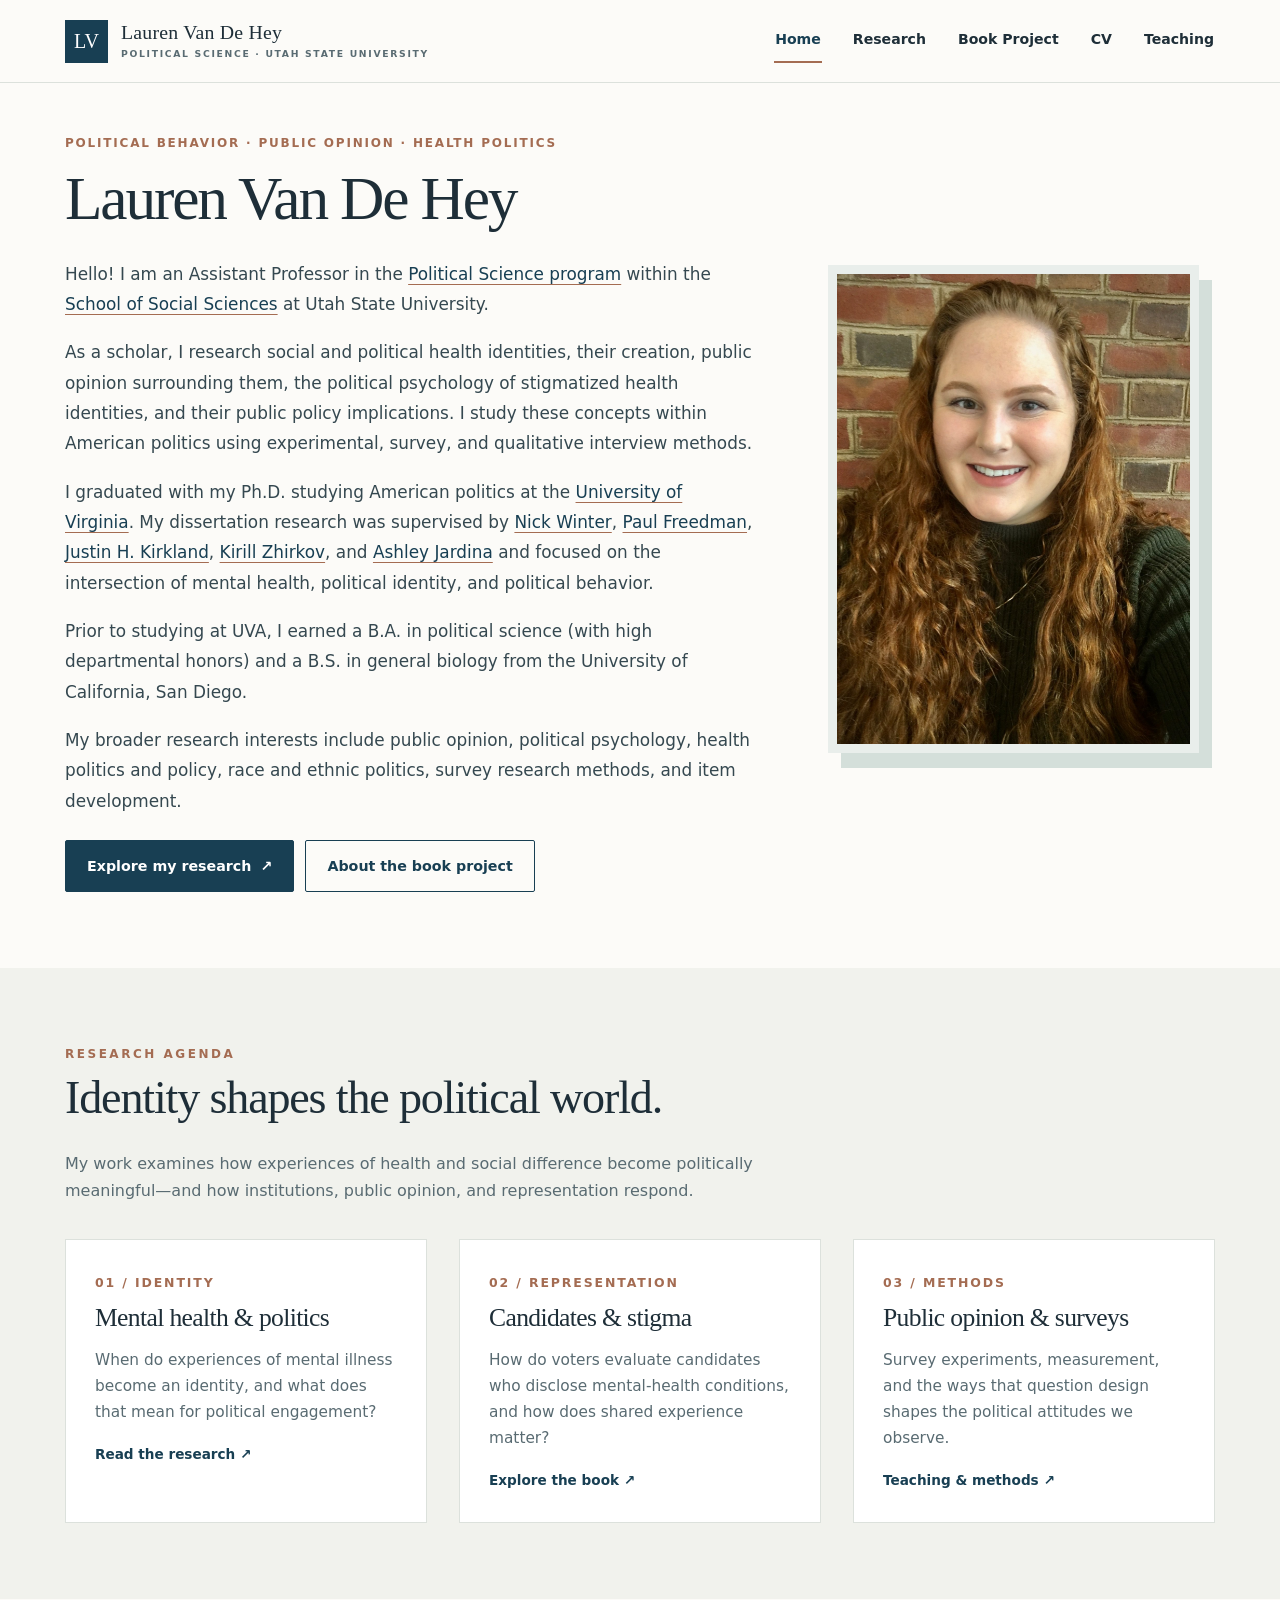
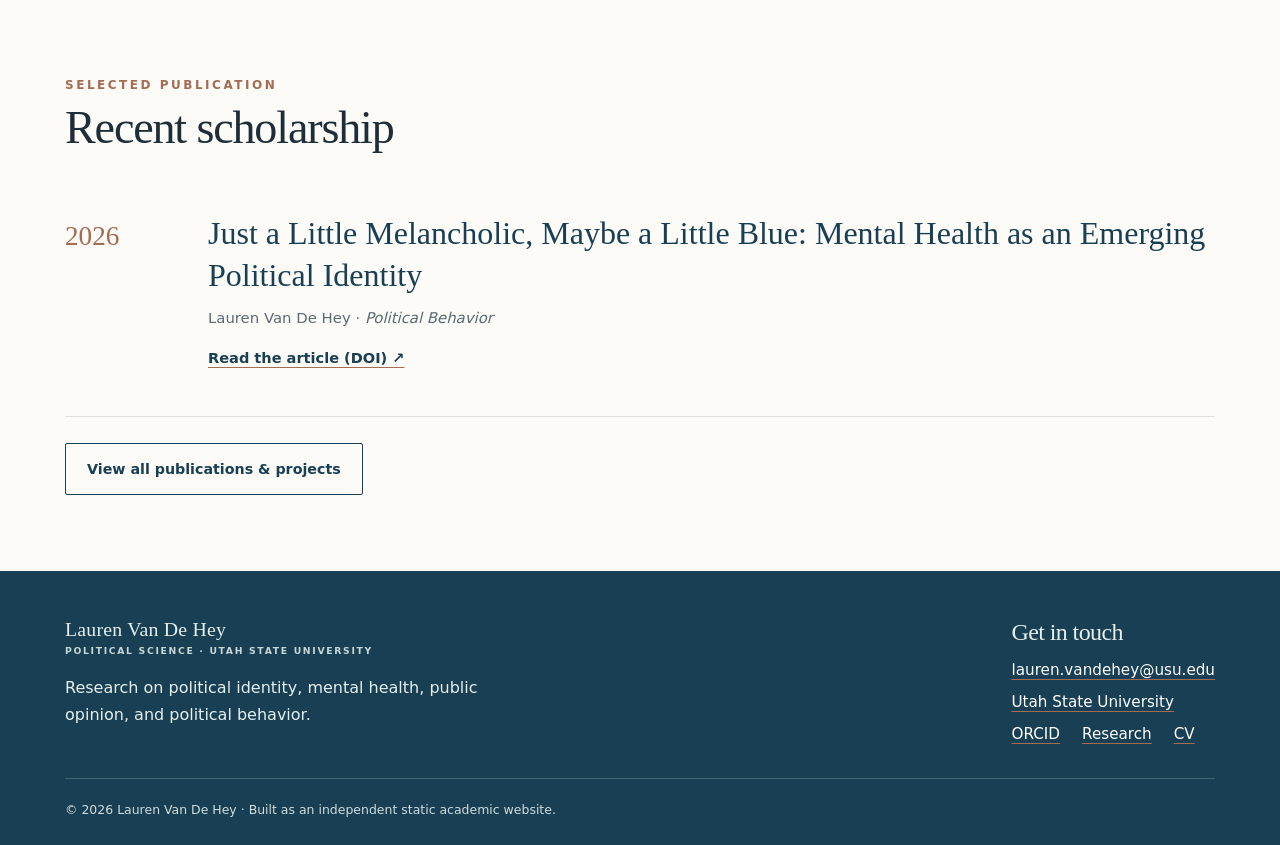
<file: index.html>
<!doctype html>
<html lang="en"><head>
<meta charset="utf-8"><meta name="viewport" content="width=device-width,initial-scale=1">
<title>Home | Lauren Van De Hey</title>
<meta name="description" content="Lauren Van De Hey, Assistant Professor of Political Science at Utah State University. Research on mental health, political identity, and public opinion.">
<meta name="robots" content="index,follow,max-image-preview:large">
<link rel="canonical" href="https://laurenvandehey.com/">
<meta property="og:type" content="website"><meta property="og:title" content="Home | Lauren Van De Hey"><meta property="og:description" content="Lauren Van De Hey, Assistant Professor of Political Science at Utah State University. Research on mental health, political identity, and public opinion."><meta property="og:url" content="https://laurenvandehey.com/">
<meta property="og:image" content="https://laurenvandehey.com/assets/lauren-vandehey-portrait.jpg">
<meta property="og:image:alt" content="Portrait of Lauren Van De Hey">
<meta name="twitter:card" content="summary_large_image">
<meta name="theme-color" content="#183f53">
<link rel="icon" href="assets/favicon.svg" type="image/svg+xml">
<link rel="stylesheet" href="assets/styles.css">
<script type="application/ld+json">{"@context":"https://schema.org","@type":"Person","name":"Lauren Van De Hey","jobTitle":"Assistant Professor of Political Science","affiliation":{"@type":"Organization","name":"Utah State University","url":"https://www.usu.edu/"},"url":"https://laurenvandehey.com/","image":"https://laurenvandehey.com/assets/lauren-vandehey-portrait.jpg","sameAs":["https://orcid.org/0009-0009-2300-9853"]}</script>
<script defer src="assets/site.js"></script></head><body>
<a class="skip" href="#main">Skip to main content</a>
<header class="site-header"><div class="container head-inner">
<a class="brand" href="index.html" aria-label="Lauren Van De Hey homepage"><span class="monogram">LV</span><span class="wordmark">Lauren Van De Hey<small>Political science · Utah State University</small></span></a>
<button class="menu-toggle" aria-expanded="false" aria-controls="main-nav">Menu ☰</button><nav class="nav" id="main-nav" aria-label="Main navigation"><a href="index.html" aria-current="page">Home</a>
<a href="research.html">Research</a>
<a href="book.html">Book Project</a>
<a href="cv.html">CV</a>
<a href="teaching.html">Teaching</a></nav>
</div></header><main id="main">
<section class="hero home-hero"><div class="container hero-grid">
<div class="home-bio">
<div class="eyebrow">Political behavior · Public opinion · Health politics</div>
<h1>Lauren Van De Hey</h1>
<div class="bio-copy"><p>Hello! I am an Assistant Professor in the <a href="https://chass.usu.edu/political-science/">Political Science program</a> within the <a href="https://artsci.usu.edu/social-sciences/">School of Social Sciences</a> at Utah State University.</p>
<p>As a scholar, I research social and political health identities, their creation, public opinion surrounding them, the political psychology of stigmatized health identities, and their public policy implications. I study these concepts within American politics using experimental, survey, and qualitative interview methods.</p>
<p>I graduated with my Ph.D. studying American politics at the <a href="https://www.virginia.edu/">University of Virginia</a>. My dissertation research was supervised by <a href="https://www.nicholasjgwinter.com/">Nick Winter</a>, <a href="https://politics.virginia.edu/people/paul-freedman">Paul Freedman</a>, <a href="https://jhkirkla.com/">Justin H. Kirkland</a>, <a href="https://kirillzhirkov.me/">Kirill Zhirkov</a>, and <a href="https://batten.virginia.edu/people/ashley-jardina">Ashley Jardina</a> and focused on the intersection of mental health, political identity, and political behavior.</p>
<p>Prior to studying at UVA, I earned a B.A. in political science (with high departmental honors) and a B.S. in general biology from the University of California, San Diego.</p>
<p>My broader research interests include public opinion, political psychology, health politics and policy, race and ethnic politics, survey research methods, and item development.</p></div>
<div class="actions"><a href="research.html" class="button">Explore my research <span aria-hidden="true">↗</span></a><a href="book.html" class="button outline">About the book project</a></div>
</div>
<div class="portrait-shell"><img src="assets/lauren-vandehey-portrait.jpg" alt="Lauren Van De Hey, Assistant Professor of Political Science at Utah State University" width="1360" height="1812" loading="eager" decoding="async" fetchpriority="high"></div>
</div></section>
<section class="section tint"><div class="container"><div class="section-heading"><div class="eyebrow">Research agenda</div><h2>Identity shapes the political world.</h2><p>My work examines how experiences of health and social difference become politically meaningful—and how institutions, public opinion, and representation respond.</p></div>
<div class="columns cols3"><article class="tile"><span class="number">01 / IDENTITY</span><h3>Mental health &amp; politics</h3><p>When do experiences of mental illness become an identity, and what does that mean for political engagement?</p><a class="more" href="research.html">Read the research ↗</a></article><article class="tile"><span class="number">02 / REPRESENTATION</span><h3>Candidates &amp; stigma</h3><p>How do voters evaluate candidates who disclose mental-health conditions, and how does shared experience matter?</p><a class="more" href="book.html">Explore the book ↗</a></article><article class="tile"><span class="number">03 / METHODS</span><h3>Public opinion &amp; surveys</h3><p>Survey experiments, measurement, and the ways that question design shapes the political attitudes we observe.</p><a class="more" href="teaching.html">Teaching &amp; methods ↗</a></article></div></div></section>
<section class="section"><div class="container"><div class="section-heading"><div class="eyebrow">Selected publication</div><h2>Recent scholarship</h2></div><div class="publication"><div class="pub-year">2026</div><div><div class="pub-title">Just a Little Melancholic, Maybe a Little Blue: Mental Health as an Emerging Political Identity</div><p class="pub-authors">Lauren Van De Hey · <em>Political Behavior</em></p><p class="pub-meta"><a href="https://doi.org/10.1007/s11109-025-10118-3" target="_blank" rel="noopener noreferrer">Read the article (DOI) ↗</a></p></div></div><div class="actions"><a class="button outline" href="research.html">View all publications &amp; projects</a></div></div></section>
</main>
<footer class="foot"><div class="container"><div class="foot-grid"><div><div class="wordmark">Lauren Van De Hey<small>Political science · Utah State University</small></div><p style="max-width:440px;margin-top:18px">Research on political identity, mental health, public opinion, and political behavior.</p></div><div class="contact"><h3>Get in touch</h3><p><a href="mailto:lauren.vandehey@usu.edu">lauren.vandehey@usu.edu</a></p><p><a href="https://www.usu.edu/" target="_blank" rel="noopener noreferrer">Utah State University</a></p><div class="foot-links"><a href="https://orcid.org/0009-0009-2300-9853">ORCID</a><a href="research.html">Research</a><a href="cv.html">CV</a></div></div></div><div class="foot-bottom">© 2026 Lauren Van De Hey · Built as an independent static academic website.</div></div></footer>
</body></html>
</file>
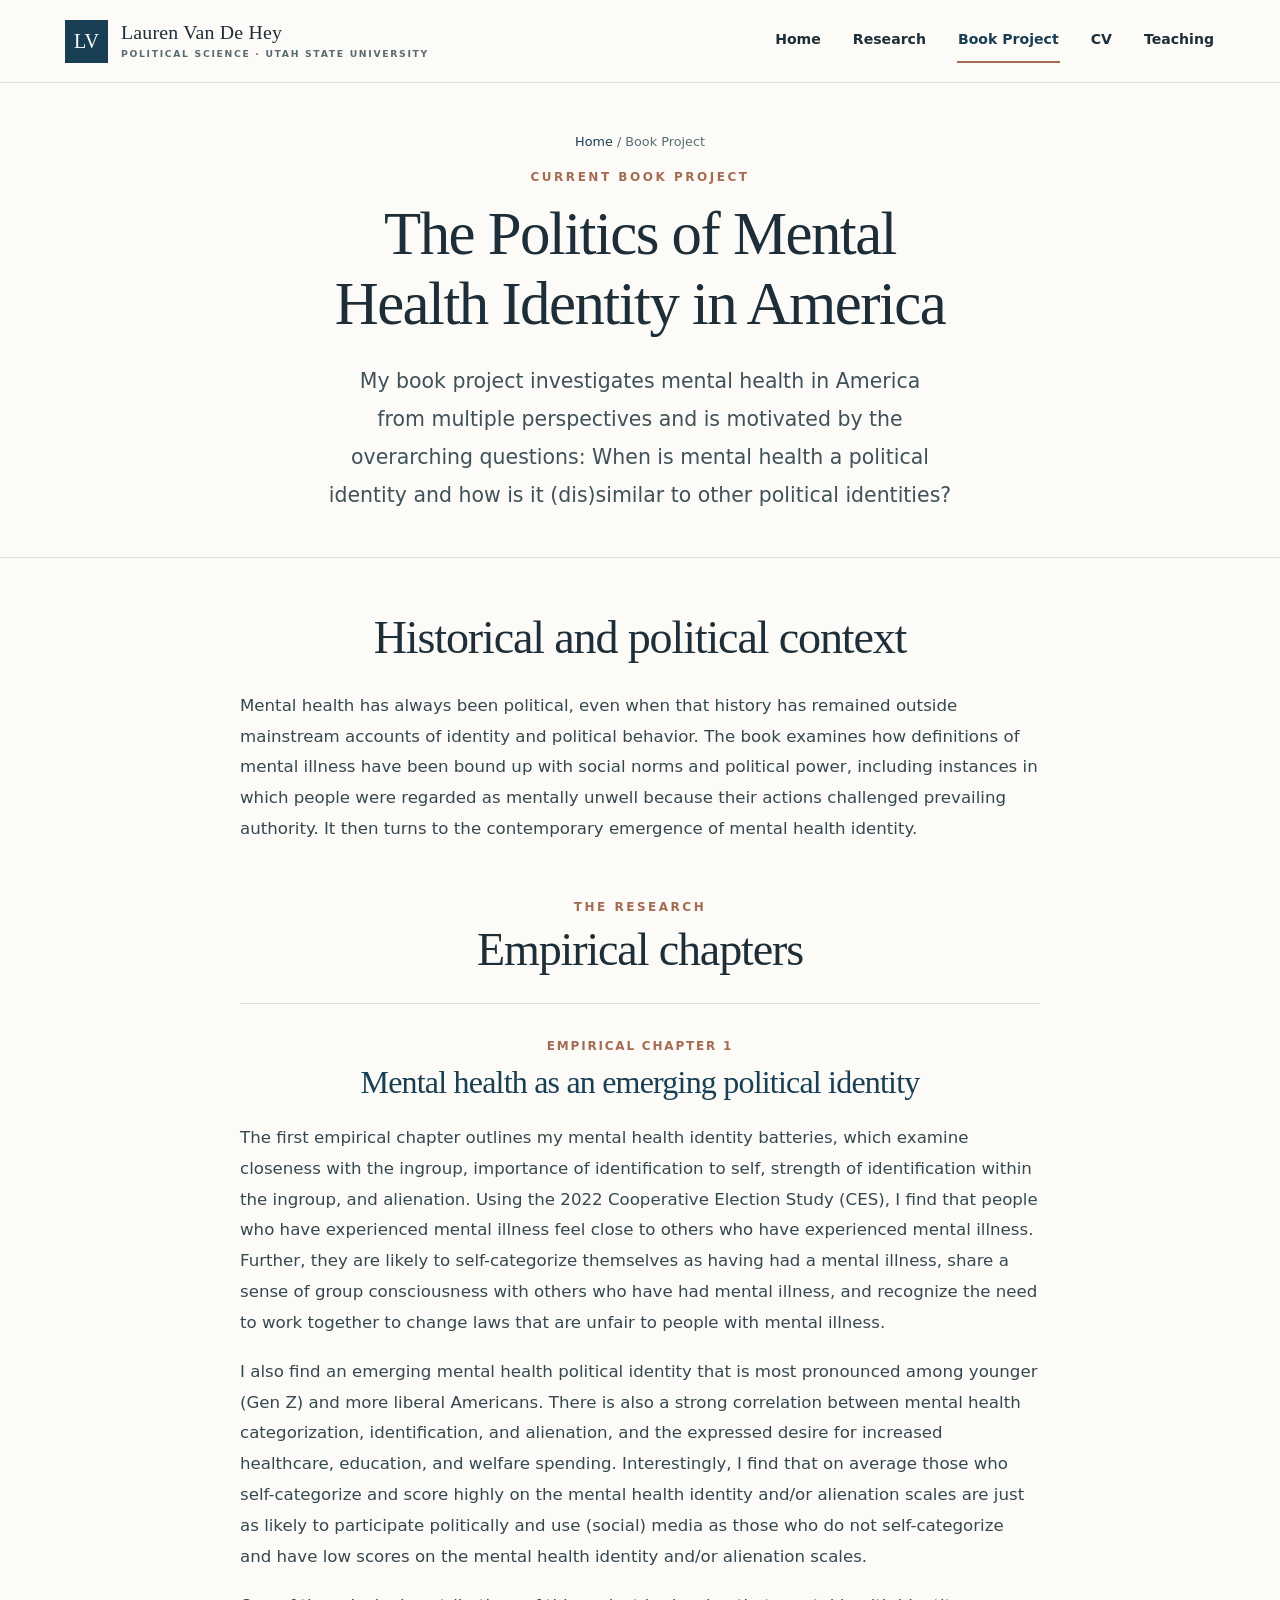
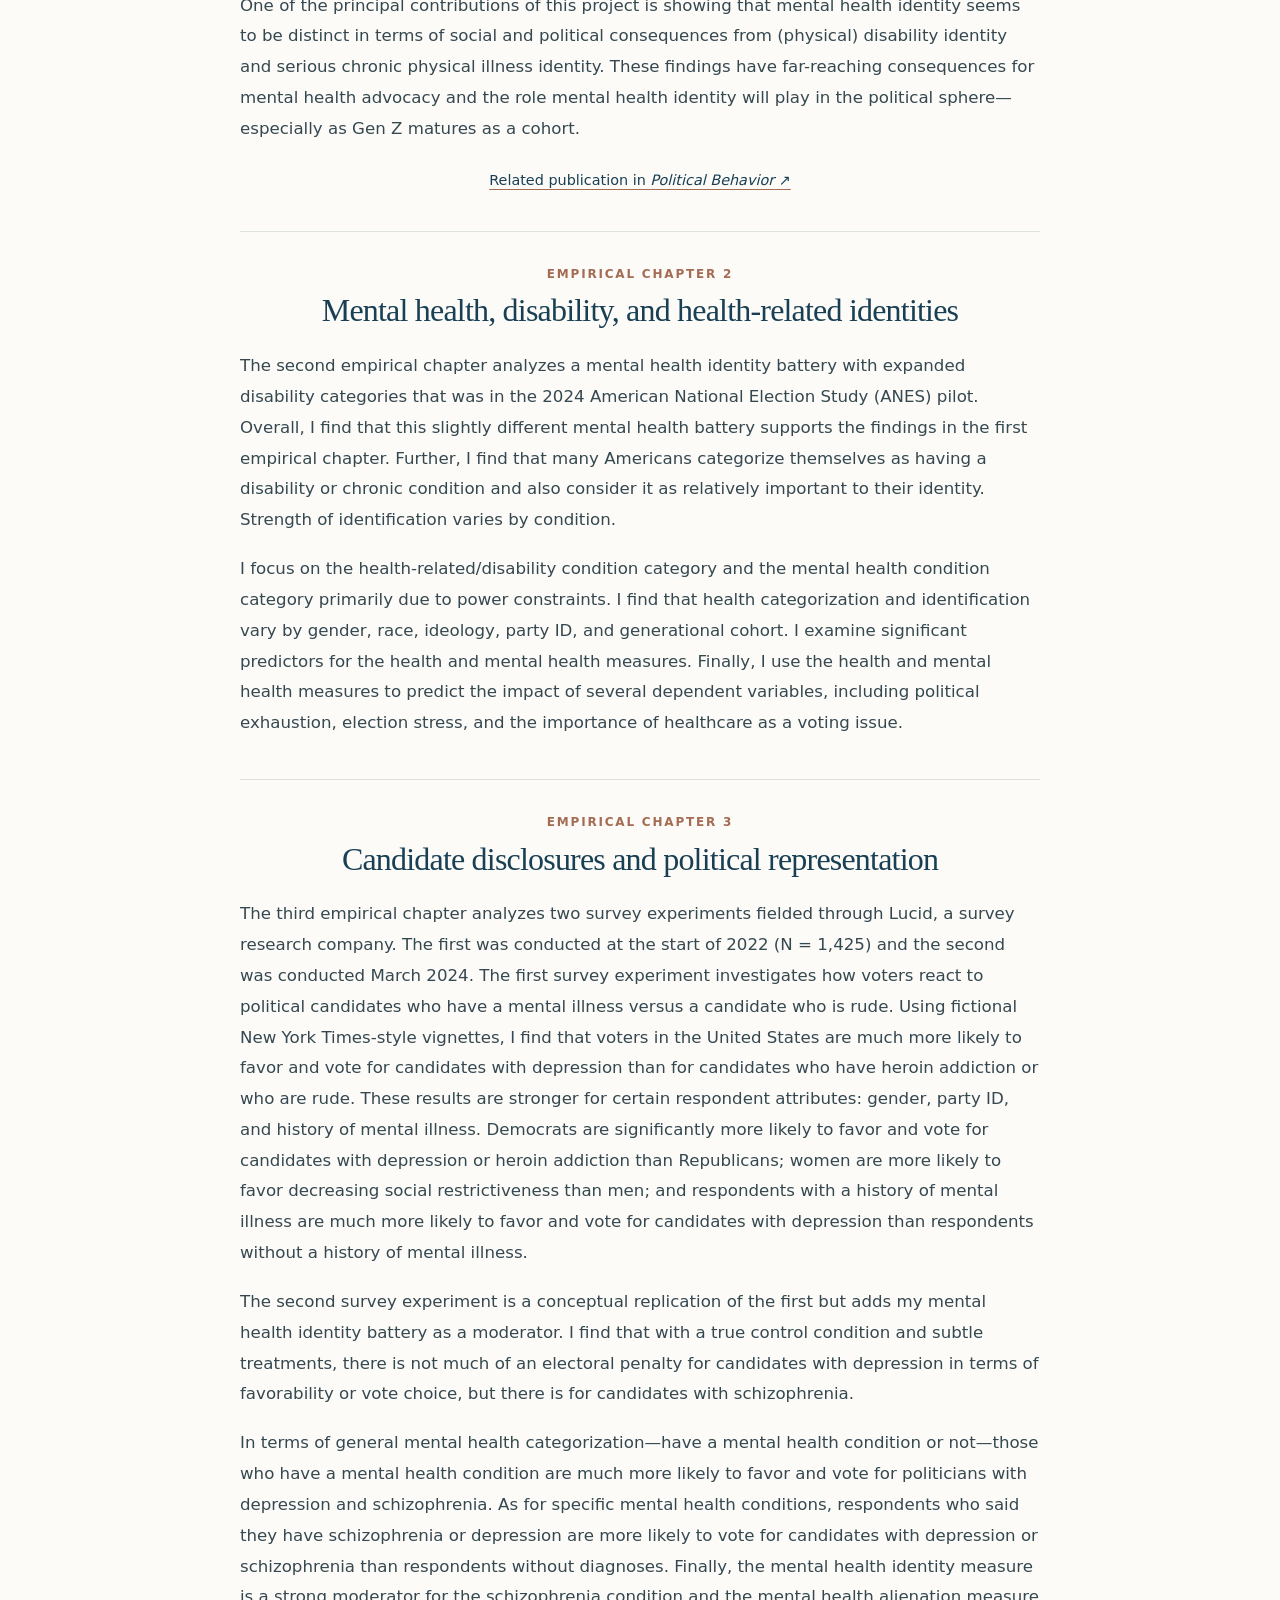
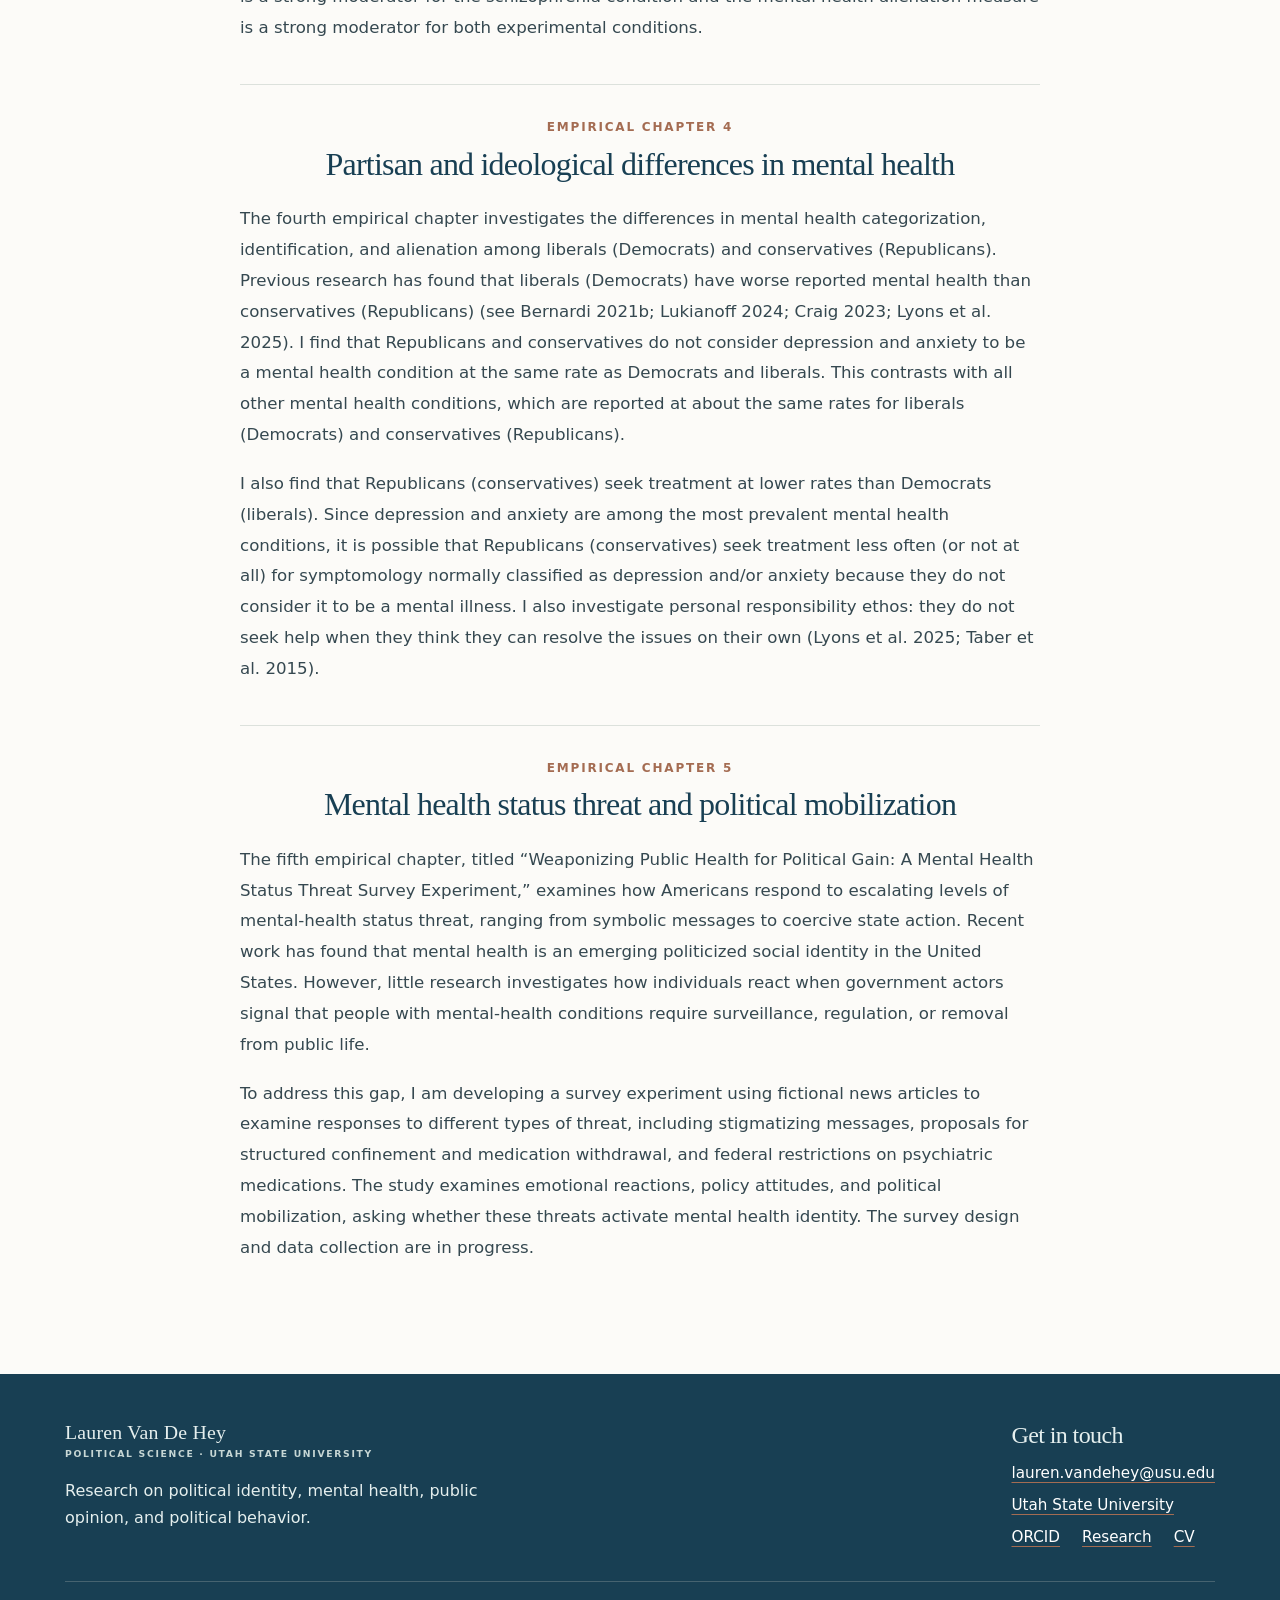
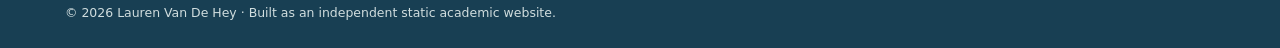
<file: book.html>
<!doctype html>
<html lang="en"><head>
<meta charset="utf-8"><meta name="viewport" content="width=device-width,initial-scale=1">
<title>Book Project | Lauren Van De Hey</title>
<meta name="description" content="The Politics of Mental Health Identity in America: Lauren Van De Hey’s book project on the history and political consequences of mental health identity.">
<meta name="robots" content="index,follow,max-image-preview:large">
<link rel="canonical" href="https://laurenvandehey.com/book.html">
<meta property="og:type" content="website"><meta property="og:title" content="Book Project | Lauren Van De Hey"><meta property="og:description" content="The Politics of Mental Health Identity in America: Lauren Van De Hey’s book project on the history and political consequences of mental health identity."><meta property="og:url" content="https://laurenvandehey.com/book.html">
<meta property="og:image" content="https://laurenvandehey.com/assets/lauren-vandehey-portrait.jpg">
<meta property="og:image:alt" content="Portrait of Lauren Van De Hey">
<meta name="twitter:card" content="summary_large_image">
<meta name="theme-color" content="#183f53">
<link rel="icon" href="assets/favicon.svg" type="image/svg+xml">
<link rel="stylesheet" href="assets/styles.css">
<script type="application/ld+json">{"@context":"https://schema.org","@type":"Person","name":"Lauren Van De Hey","jobTitle":"Assistant Professor of Political Science","affiliation":{"@type":"Organization","name":"Utah State University","url":"https://www.usu.edu/"},"url":"https://laurenvandehey.com/","image":"https://laurenvandehey.com/assets/lauren-vandehey-portrait.jpg","sameAs":["https://orcid.org/0009-0009-2300-9853"]}</script>
<script defer src="assets/site.js"></script></head><body>
<a class="skip" href="#main">Skip to main content</a>
<header class="site-header"><div class="container head-inner">
<a class="brand" href="index.html" aria-label="Lauren Van De Hey homepage"><span class="monogram">LV</span><span class="wordmark">Lauren Van De Hey<small>Political science · Utah State University</small></span></a>
<button class="menu-toggle" aria-expanded="false" aria-controls="main-nav">Menu ☰</button><nav class="nav" id="main-nav" aria-label="Main navigation"><a href="index.html">Home</a>
<a href="research.html">Research</a>
<a href="book.html" aria-current="page">Book Project</a>
<a href="cv.html">CV</a>
<a href="teaching.html">Teaching</a></nav>
</div></header><main id="main">
<section class="intro centered-intro book-intro"><div class="container"><div class="breadcrumbs"><a href="index.html">Home</a> / Book Project</div><div class="eyebrow">Current book project</div><h1>The Politics of Mental Health Identity in America</h1><p class="lead">My book project investigates mental health in America from multiple perspectives and is motivated by the overarching questions: When is mental health a political identity and how is it (dis)similar to other political identities?</p></div></section>
<section class="section book-narrative"><div class="container reading-column"><h2>Historical and political context</h2><p>Mental health has always been political, even when that history has remained outside mainstream accounts of identity and political behavior. The book examines how definitions of mental illness have been bound up with social norms and political power, including instances in which people were regarded as mentally unwell because their actions challenged prevailing authority. It then turns to the contemporary emergence of mental health identity.</p>
<div class="book-section-heading"><div class="eyebrow">The research</div><h2>Empirical chapters</h2></div>
<article class="book-chapter"><div class="eyebrow chapter-kicker">Empirical chapter 1</div><h3>Mental health as an emerging political identity</h3><p>The first empirical chapter outlines my mental health identity batteries, which examine closeness with the ingroup, importance of identification to self, strength of identification within the ingroup, and alienation. Using the 2022 Cooperative Election Study (CES), I find that people who have experienced mental illness feel close to others who have experienced mental illness. Further, they are likely to self-categorize themselves as having had a mental illness, share a sense of group consciousness with others who have had mental illness, and recognize the need to work together to change laws that are unfair to people with mental illness.</p>
<p>I also find an emerging mental health political identity that is most pronounced among younger (Gen Z) and more liberal Americans. There is also a strong correlation between mental health categorization, identification, and alienation, and the expressed desire for increased healthcare, education, and welfare spending. Interestingly, I find that on average those who self-categorize and score highly on the mental health identity and/or alienation scales are just as likely to participate politically and use (social) media as those who do not self-categorize and have low scores on the mental health identity and/or alienation scales.</p>
<p>One of the principal contributions of this project is showing that mental health identity seems to be distinct in terms of social and political consequences from (physical) disability identity and serious chronic physical illness identity. These findings have far-reaching consequences for mental health advocacy and the role mental health identity will play in the political sphere—especially as Gen Z matures as a cohort.</p><p class="chapter-link"><a href="https://doi.org/10.1007/s11109-025-10118-3">Related publication in <em>Political Behavior</em> ↗</a></p></article>
<article class="book-chapter"><div class="eyebrow chapter-kicker">Empirical chapter 2</div><h3>Mental health, disability, and health-related identities</h3><p>The second empirical chapter analyzes a mental health identity battery with expanded disability categories that was in the 2024 American National Election Study (ANES) pilot. Overall, I find that this slightly different mental health battery supports the findings in the first empirical chapter. Further, I find that many Americans categorize themselves as having a disability or chronic condition and also consider it as relatively important to their identity. Strength of identification varies by condition.</p>
<p>I focus on the health-related/disability condition category and the mental health condition category primarily due to power constraints. I find that health categorization and identification vary by gender, race, ideology, party ID, and generational cohort. I examine significant predictors for the health and mental health measures. Finally, I use the health and mental health measures to predict the impact of several dependent variables, including political exhaustion, election stress, and the importance of healthcare as a voting issue.</p></article>
<article class="book-chapter"><div class="eyebrow chapter-kicker">Empirical chapter 3</div><h3>Candidate disclosures and political representation</h3><p>The third empirical chapter analyzes two survey experiments fielded through Lucid, a survey research company. The first was conducted at the start of 2022 (N = 1,425) and the second was conducted March 2024. The first survey experiment investigates how voters react to political candidates who have a mental illness versus a candidate who is rude. Using fictional New York Times-style vignettes, I find that voters in the United States are much more likely to favor and vote for candidates with depression than for candidates who have heroin addiction or who are rude. These results are stronger for certain respondent attributes: gender, party ID, and history of mental illness. Democrats are significantly more likely to favor and vote for candidates with depression or heroin addiction than Republicans; women are more likely to favor decreasing social restrictiveness than men; and respondents with a history of mental illness are much more likely to favor and vote for candidates with depression than respondents without a history of mental illness.</p>
<p>The second survey experiment is a conceptual replication of the first but adds my mental health identity battery as a moderator. I find that with a true control condition and subtle treatments, there is not much of an electoral penalty for candidates with depression in terms of favorability or vote choice, but there is for candidates with schizophrenia.</p>
<p>In terms of general mental health categorization—have a mental health condition or not—those who have a mental health condition are much more likely to favor and vote for politicians with depression and schizophrenia. As for specific mental health conditions, respondents who said they have schizophrenia or depression are more likely to vote for candidates with depression or schizophrenia than respondents without diagnoses. Finally, the mental health identity measure is a strong moderator for the schizophrenia condition and the mental health alienation measure is a strong moderator for both experimental conditions.</p></article>
<article class="book-chapter"><div class="eyebrow chapter-kicker">Empirical chapter 4</div><h3>Partisan and ideological differences in mental health</h3><p>The fourth empirical chapter investigates the differences in mental health categorization, identification, and alienation among liberals (Democrats) and conservatives (Republicans). Previous research has found that liberals (Democrats) have worse reported mental health than conservatives (Republicans) (see Bernardi 2021b; Lukianoff 2024; Craig 2023; Lyons et al. 2025). I find that Republicans and conservatives do not consider depression and anxiety to be a mental health condition at the same rate as Democrats and liberals. This contrasts with all other mental health conditions, which are reported at about the same rates for liberals (Democrats) and conservatives (Republicans).</p>
<p>I also find that Republicans (conservatives) seek treatment at lower rates than Democrats (liberals). Since depression and anxiety are among the most prevalent mental health conditions, it is possible that Republicans (conservatives) seek treatment less often (or not at all) for symptomology normally classified as depression and/or anxiety because they do not consider it to be a mental illness. I also investigate personal responsibility ethos: they do not seek help when they think they can resolve the issues on their own (Lyons et al. 2025; Taber et al. 2015).</p></article>
<article class="book-chapter"><div class="eyebrow chapter-kicker">Empirical chapter 5</div><h3>Mental health status threat and political mobilization</h3><p>The fifth empirical chapter, titled “Weaponizing Public Health for Political Gain: A Mental Health Status Threat Survey Experiment,” examines how Americans respond to escalating levels of mental-health status threat, ranging from symbolic messages to coercive state action. Recent work has found that mental health is an emerging politicized social identity in the United States. However, little research investigates how individuals react when government actors signal that people with mental-health conditions require surveillance, regulation, or removal from public life.</p>
<p>To address this gap, I am developing a survey experiment using fictional news articles to examine responses to different types of threat, including stigmatizing messages, proposals for structured confinement and medication withdrawal, and federal restrictions on psychiatric medications. The study examines emotional reactions, policy attitudes, and political mobilization, asking whether these threats activate mental health identity. The survey design and data collection are in progress.</p></article>
</div></section>
</main>
<footer class="foot"><div class="container"><div class="foot-grid"><div><div class="wordmark">Lauren Van De Hey<small>Political science · Utah State University</small></div><p style="max-width:440px;margin-top:18px">Research on political identity, mental health, public opinion, and political behavior.</p></div><div class="contact"><h3>Get in touch</h3><p><a href="mailto:lauren.vandehey@usu.edu">lauren.vandehey@usu.edu</a></p><p><a href="https://www.usu.edu/" target="_blank" rel="noopener noreferrer">Utah State University</a></p><div class="foot-links"><a href="https://orcid.org/0009-0009-2300-9853">ORCID</a><a href="research.html">Research</a><a href="cv.html">CV</a></div></div></div><div class="foot-bottom">© 2026 Lauren Van De Hey · Built as an independent static academic website.</div></div></footer>
</body></html>
</file>
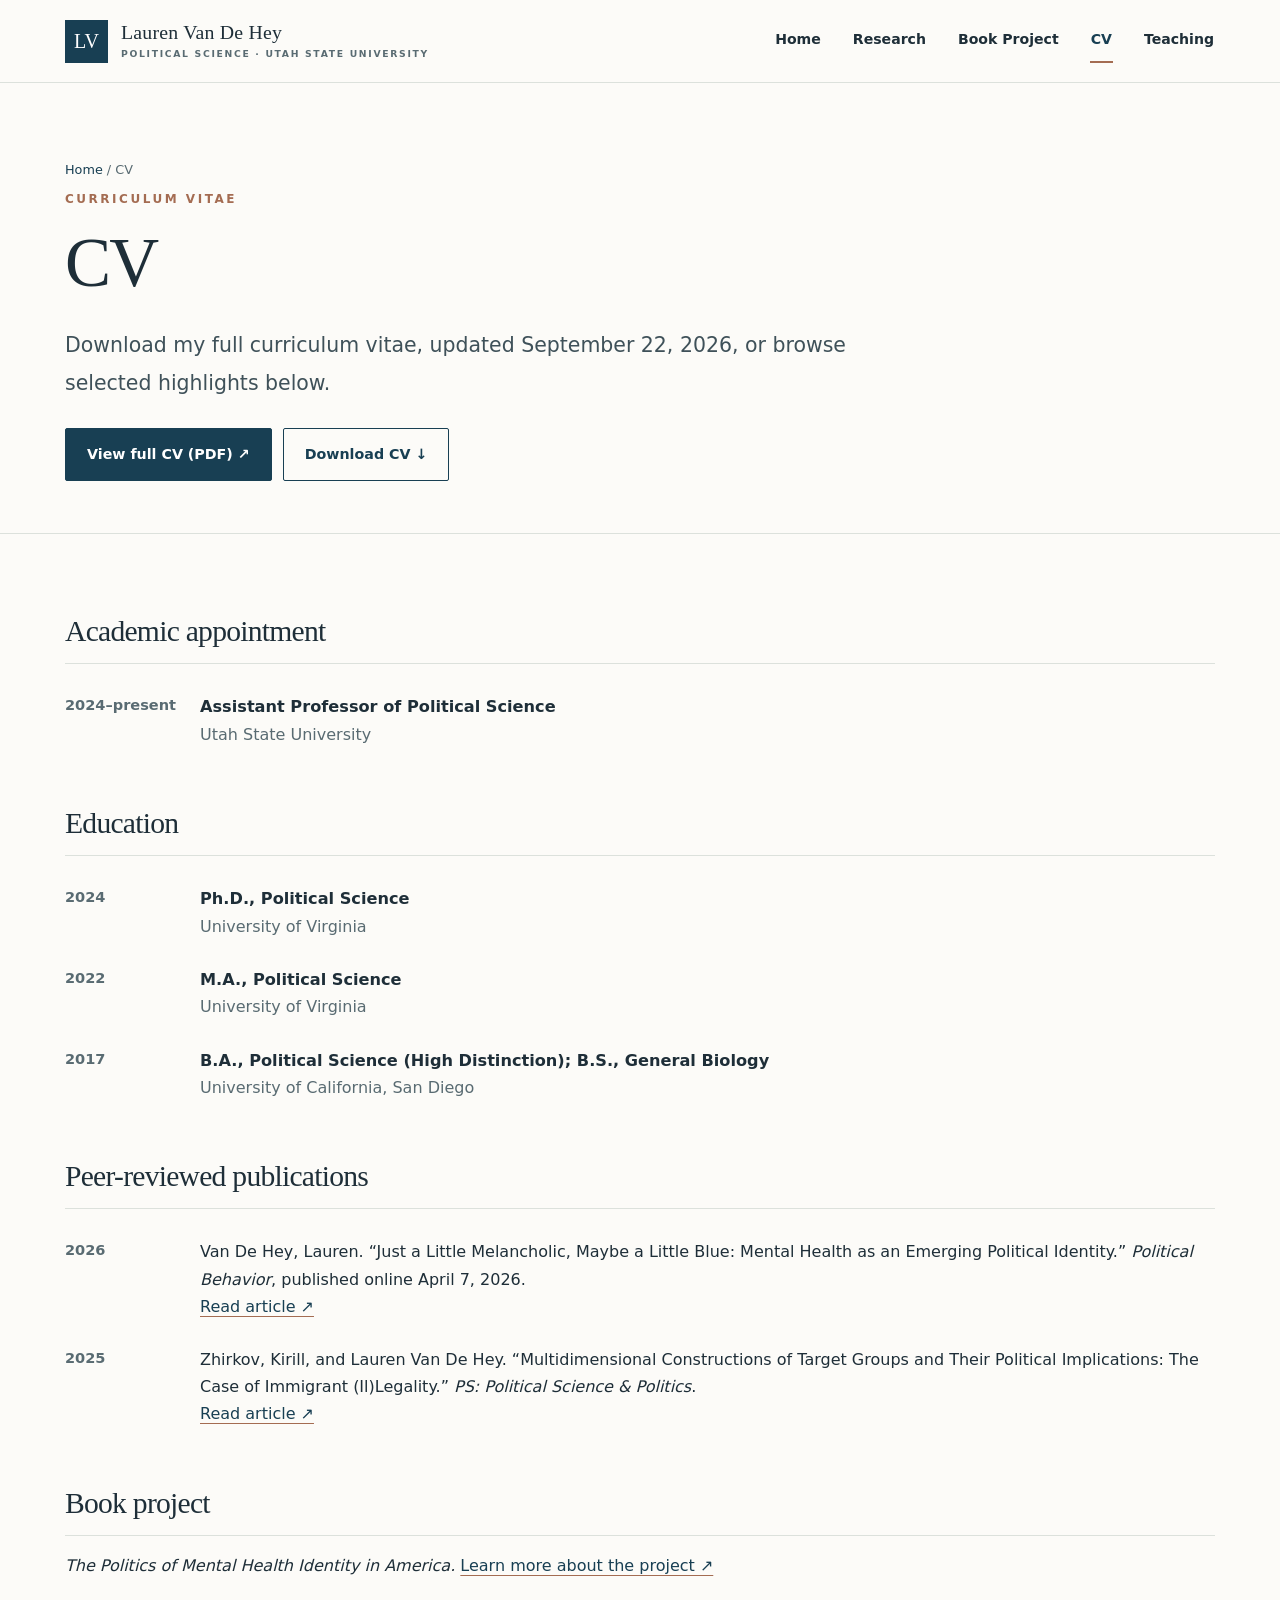
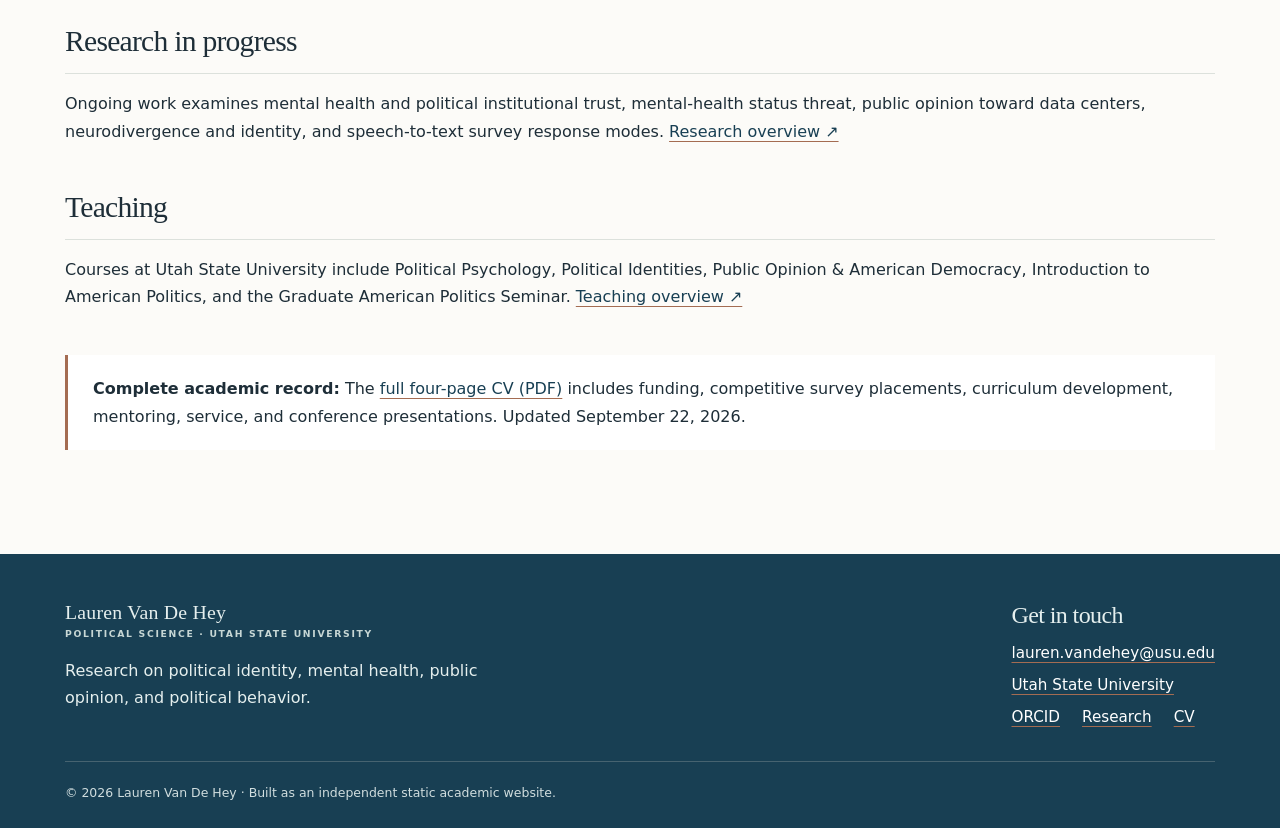
<file: cv.html>
<!doctype html>
<html lang="en"><head>
<meta charset="utf-8"><meta name="viewport" content="width=device-width,initial-scale=1">
<title>CV | Lauren Van De Hey</title>
<meta name="description" content="Download the September 2026 academic CV of Lauren Van De Hey, Assistant Professor of Political Science at Utah State University.">
<meta name="robots" content="index,follow,max-image-preview:large">
<link rel="canonical" href="https://laurenvandehey.com/cv.html">
<meta property="og:type" content="website"><meta property="og:title" content="CV | Lauren Van De Hey"><meta property="og:description" content="Download the September 2026 academic CV of Lauren Van De Hey, Assistant Professor of Political Science at Utah State University."><meta property="og:url" content="https://laurenvandehey.com/cv.html">
<meta property="og:image" content="https://laurenvandehey.com/assets/lauren-vandehey-portrait.jpg">
<meta property="og:image:alt" content="Portrait of Lauren Van De Hey">
<meta name="twitter:card" content="summary_large_image">
<meta name="theme-color" content="#183f53">
<link rel="icon" href="assets/favicon.svg" type="image/svg+xml">
<link rel="stylesheet" href="assets/styles.css">
<script type="application/ld+json">{"@context":"https://schema.org","@type":"Person","name":"Lauren Van De Hey","jobTitle":"Assistant Professor of Political Science","affiliation":{"@type":"Organization","name":"Utah State University","url":"https://www.usu.edu/"},"url":"https://laurenvandehey.com/","image":"https://laurenvandehey.com/assets/lauren-vandehey-portrait.jpg","sameAs":["https://orcid.org/0009-0009-2300-9853"]}</script>
<script defer src="assets/site.js"></script></head><body>
<a class="skip" href="#main">Skip to main content</a>
<header class="site-header"><div class="container head-inner">
<a class="brand" href="index.html" aria-label="Lauren Van De Hey homepage"><span class="monogram">LV</span><span class="wordmark">Lauren Van De Hey<small>Political science · Utah State University</small></span></a>
<button class="menu-toggle" aria-expanded="false" aria-controls="main-nav">Menu ☰</button><nav class="nav" id="main-nav" aria-label="Main navigation"><a href="index.html">Home</a>
<a href="research.html">Research</a>
<a href="book.html">Book Project</a>
<a href="cv.html" aria-current="page">CV</a>
<a href="teaching.html">Teaching</a></nav>
</div></header><main id="main"><section class="intro"><div class="container"><div class="breadcrumbs"><a href="index.html">Home</a> / CV</div><div class="eyebrow">Curriculum vitae</div><h1>CV</h1><p class="lead">Download my full curriculum vitae, updated September 22, 2026, or browse selected highlights below.</p><div class="actions"><a class="button" href="assets/Lauren_Van_De_Hey_CV_September_2026.pdf" target="_blank" rel="noopener" aria-label="View full four-page curriculum vitae in PDF format">View full CV (PDF) ↗</a><a class="button outline" href="assets/Lauren_Van_De_Hey_CV_September_2026.pdf" download="Lauren_Van_De_Hey_CV_September_2026.pdf">Download CV ↓</a></div></div></section>
<section class="section"><div class="container">
<div class="cv-section"><h2>Academic appointment</h2><div class="cv-row"><div class="cv-date">2024–present</div><div><strong>Assistant Professor of Political Science</strong><br><span class="muted">Utah State University</span></div></div></div>
<div class="cv-section"><h2>Education</h2><div class="cv-row"><div class="cv-date">2024</div><div><strong>Ph.D., Political Science</strong><br><span class="muted">University of Virginia</span></div></div><div class="cv-row"><div class="cv-date">2022</div><div><strong>M.A., Political Science</strong><br><span class="muted">University of Virginia</span></div></div><div class="cv-row"><div class="cv-date">2017</div><div><strong>B.A., Political Science (High Distinction); B.S., General Biology</strong><br><span class="muted">University of California, San Diego</span></div></div></div>
<div class="cv-section"><h2>Peer-reviewed publications</h2><div class="cv-row"><div class="cv-date">2026</div><div>Van De Hey, Lauren. “Just a Little Melancholic, Maybe a Little Blue: Mental Health as an Emerging Political Identity.” <em>Political Behavior</em>, published online April 7, 2026.<br><a href="https://doi.org/10.1007/s11109-025-10118-3">Read article ↗</a></div></div><div class="cv-row"><div class="cv-date">2025</div><div>Zhirkov, Kirill, and Lauren Van De Hey. “Multidimensional Constructions of Target Groups and Their Political Implications: The Case of Immigrant (Il)Legality.” <em>PS: Political Science &amp; Politics</em>.<br><a href="https://doi.org/10.1017/S1049096525000034">Read article ↗</a></div></div></div>
<div class="cv-section"><h2>Book project</h2><p><em>The Politics of Mental Health Identity in America.</em> <a href="book.html">Learn more about the project ↗</a></p></div>
<div class="cv-section"><h2>Research in progress</h2><p>Ongoing work examines mental health and political institutional trust, mental-health status threat, public opinion toward data centers, neurodivergence and identity, and speech-to-text survey response modes. <a href="research.html">Research overview ↗</a></p></div>
<div class="cv-section"><h2>Teaching</h2><p>Courses at Utah State University include Political Psychology, Political Identities, Public Opinion &amp; American Democracy, Introduction to American Politics, and the Graduate American Politics Seminar. <a href="teaching.html">Teaching overview ↗</a></p></div>
<div class="note"><strong>Complete academic record:</strong> The <a href="assets/Lauren_Van_De_Hey_CV_September_2026.pdf" target="_blank" rel="noopener">full four-page CV (PDF)</a> includes funding, competitive survey placements, curriculum development, mentoring, service, and conference presentations. Updated September 22, 2026.</div>
</div></section></main>
<footer class="foot"><div class="container"><div class="foot-grid"><div><div class="wordmark">Lauren Van De Hey<small>Political science · Utah State University</small></div><p style="max-width:440px;margin-top:18px">Research on political identity, mental health, public opinion, and political behavior.</p></div><div class="contact"><h3>Get in touch</h3><p><a href="mailto:lauren.vandehey@usu.edu">lauren.vandehey@usu.edu</a></p><p><a href="https://www.usu.edu/" target="_blank" rel="noopener noreferrer">Utah State University</a></p><div class="foot-links"><a href="https://orcid.org/0009-0009-2300-9853">ORCID</a><a href="research.html">Research</a><a href="cv.html">CV</a></div></div></div><div class="foot-bottom">© 2026 Lauren Van De Hey · Built as an independent static academic website.</div></div></footer>
</body></html>
</file>
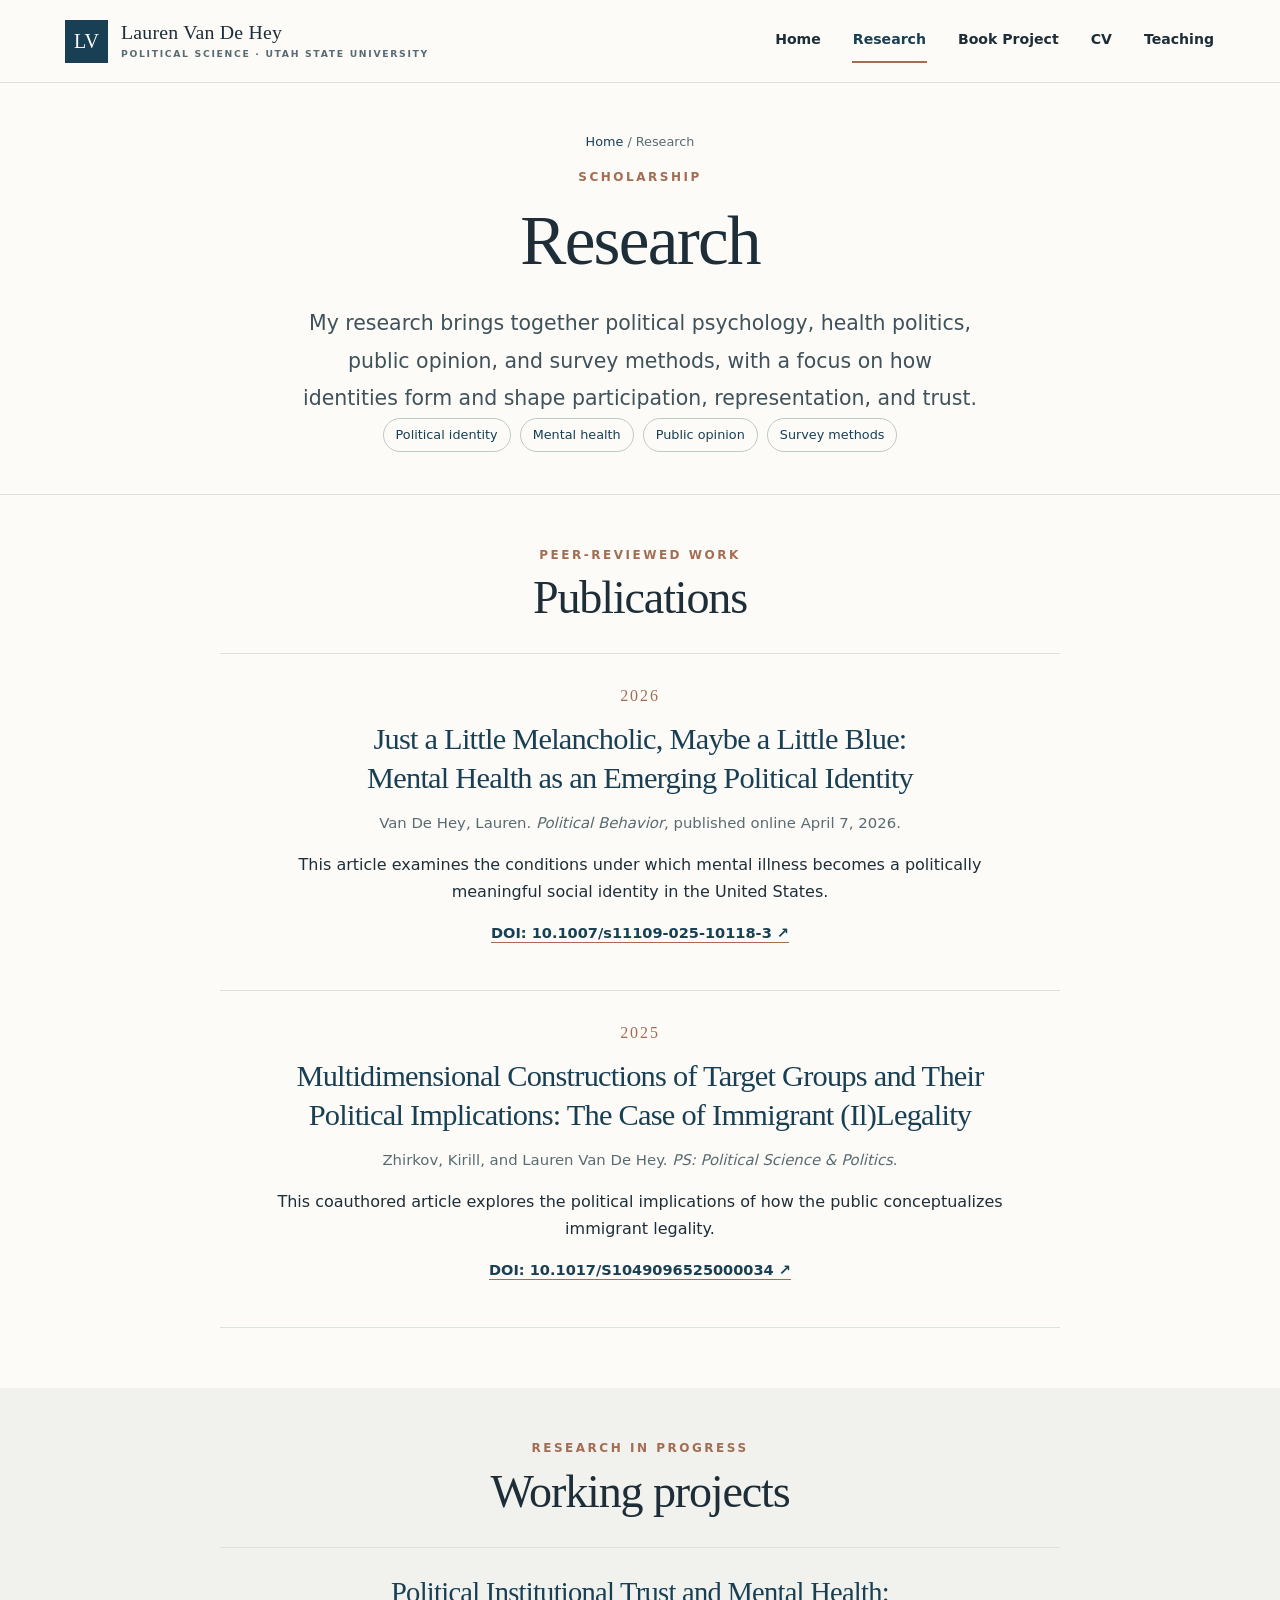
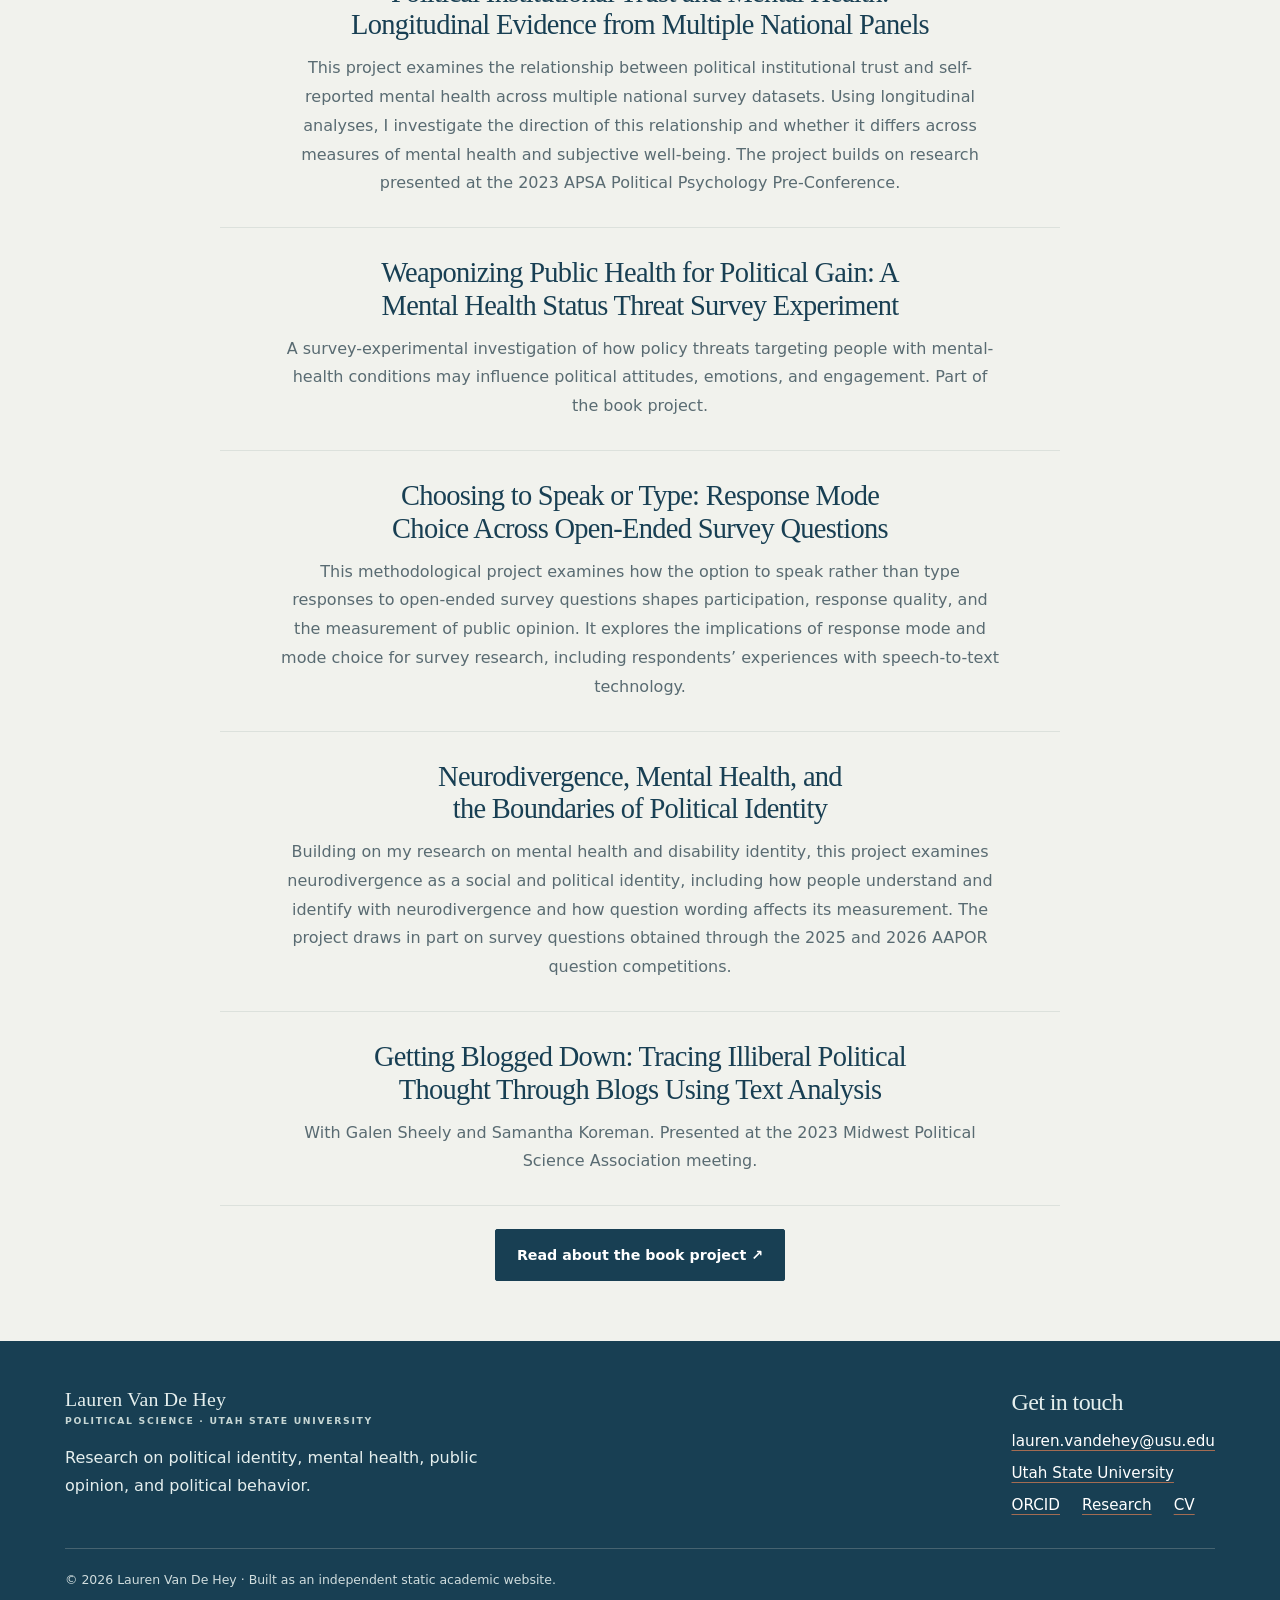
<file: research.html>
<!doctype html>
<html lang="en"><head>
<meta charset="utf-8"><meta name="viewport" content="width=device-width,initial-scale=1">
<title>Research | Lauren Van De Hey</title>
<meta name="description" content="Peer-reviewed publications and working research by Lauren Van De Hey on mental health, political identity, institutional trust, and public opinion.">
<meta name="robots" content="index,follow,max-image-preview:large">
<link rel="canonical" href="https://laurenvandehey.com/research.html">
<meta property="og:type" content="website"><meta property="og:title" content="Research | Lauren Van De Hey"><meta property="og:description" content="Peer-reviewed publications and working research by Lauren Van De Hey on mental health, political identity, institutional trust, and public opinion."><meta property="og:url" content="https://laurenvandehey.com/research.html">
<meta property="og:image" content="https://laurenvandehey.com/assets/lauren-vandehey-portrait.jpg">
<meta property="og:image:alt" content="Portrait of Lauren Van De Hey">
<meta name="twitter:card" content="summary_large_image">
<meta name="theme-color" content="#183f53">
<link rel="icon" href="assets/favicon.svg" type="image/svg+xml">
<link rel="stylesheet" href="assets/styles.css">
<script type="application/ld+json">{"@context":"https://schema.org","@type":"Person","name":"Lauren Van De Hey","jobTitle":"Assistant Professor of Political Science","affiliation":{"@type":"Organization","name":"Utah State University","url":"https://www.usu.edu/"},"url":"https://laurenvandehey.com/","image":"https://laurenvandehey.com/assets/lauren-vandehey-portrait.jpg","sameAs":["https://orcid.org/0009-0009-2300-9853"]}</script>
<script defer src="assets/site.js"></script></head><body>
<a class="skip" href="#main">Skip to main content</a>
<header class="site-header"><div class="container head-inner">
<a class="brand" href="index.html" aria-label="Lauren Van De Hey homepage"><span class="monogram">LV</span><span class="wordmark">Lauren Van De Hey<small>Political science · Utah State University</small></span></a>
<button class="menu-toggle" aria-expanded="false" aria-controls="main-nav">Menu ☰</button><nav class="nav" id="main-nav" aria-label="Main navigation"><a href="index.html">Home</a>
<a href="research.html" aria-current="page">Research</a>
<a href="book.html">Book Project</a>
<a href="cv.html">CV</a>
<a href="teaching.html">Teaching</a></nav>
</div></header><main id="main" class="research-main"><section class="intro centered-intro"><div class="container"><div class="breadcrumbs"><a href="index.html">Home</a> / Research</div><div class="eyebrow">Scholarship</div><h1>Research</h1><p class="lead">My research brings together political psychology, health politics, public opinion, and survey methods, with a focus on how identities form and shape participation, representation, and trust.</p><div class="chips"><span class="chip">Political identity</span><span class="chip">Mental health</span><span class="chip">Public opinion</span><span class="chip">Survey methods</span></div></div></section>
<section class="section"><div class="container"><div class="section-heading"><div class="eyebrow">Peer-reviewed work</div><h2>Publications</h2></div>
<div class="publication"><div class="pub-year">2026</div><article><h3 class="pub-title">Just a Little Melancholic, Maybe a Little Blue: Mental Health as an Emerging Political Identity</h3><p class="pub-authors">Van De Hey, Lauren. <em>Political Behavior</em>, published online April 7, 2026.</p><p>This article examines the conditions under which mental illness becomes a politically meaningful social identity in the United States.</p><p class="pub-meta"><a href="https://doi.org/10.1007/s11109-025-10118-3">DOI: 10.1007/s11109-025-10118-3 ↗</a></p></article></div>
<div class="publication"><div class="pub-year">2025</div><article><h3 class="pub-title">Multidimensional Constructions of Target Groups and Their Political Implications: The Case of Immigrant (Il)Legality</h3><p class="pub-authors">Zhirkov, Kirill, and Lauren Van De Hey. <em>PS: Political Science &amp; Politics</em>.</p><p>This coauthored article explores the political implications of how the public conceptualizes immigrant legality.</p><p class="pub-meta"><a href="https://doi.org/10.1017/S1049096525000034">DOI: 10.1017/S1049096525000034 ↗</a></p></article></div>
</div></section>
<section class="section tint"><div class="container"><div class="section-heading"><div class="eyebrow">Research in progress</div><h2>Working projects</h2></div>
<div class="work"><h3>Political Institutional Trust and Mental Health: Longitudinal Evidence from Multiple National Panels</h3><p>This project examines the relationship between political institutional trust and self-reported mental health across multiple national survey datasets. Using longitudinal analyses, I investigate the direction of this relationship and whether it differs across measures of mental health and subjective well-being. The project builds on research presented at the 2023 APSA Political Psychology Pre-Conference.</p></div>
<div class="work"><h3>Weaponizing Public Health for Political Gain: A Mental Health Status Threat Survey Experiment</h3><p>A survey-experimental investigation of how policy threats targeting people with mental-health conditions may influence political attitudes, emotions, and engagement. Part of the book project.</p></div>
<div class="work"><h3>Choosing to Speak or Type: Response Mode Choice Across Open-Ended Survey Questions</h3><p>This methodological project examines how the option to speak rather than type responses to open-ended survey questions shapes participation, response quality, and the measurement of public opinion. It explores the implications of response mode and mode choice for survey research, including respondents’ experiences with speech-to-text technology.</p></div>
<div class="work"><h3>Neurodivergence, Mental Health, and the Boundaries of Political Identity</h3><p>Building on my research on mental health and disability identity, this project examines neurodivergence as a social and political identity, including how people understand and identify with neurodivergence and how question wording affects its measurement. The project draws in part on survey questions obtained through the 2025 and 2026 AAPOR question competitions.</p></div>
<div class="work"><h3>Getting Blogged Down: Tracing Illiberal Political Thought Through Blogs Using Text Analysis</h3><p>With Galen Sheely and Samantha Koreman. Presented at the 2023 Midwest Political Science Association meeting.</p></div>
<div class="actions"><a class="button" href="book.html">Read about the book project ↗</a></div></div></section></main>
<footer class="foot"><div class="container"><div class="foot-grid"><div><div class="wordmark">Lauren Van De Hey<small>Political science · Utah State University</small></div><p style="max-width:440px;margin-top:18px">Research on political identity, mental health, public opinion, and political behavior.</p></div><div class="contact"><h3>Get in touch</h3><p><a href="mailto:lauren.vandehey@usu.edu">lauren.vandehey@usu.edu</a></p><p><a href="https://www.usu.edu/" target="_blank" rel="noopener noreferrer">Utah State University</a></p><div class="foot-links"><a href="https://orcid.org/0009-0009-2300-9853">ORCID</a><a href="research.html">Research</a><a href="cv.html">CV</a></div></div></div><div class="foot-bottom">© 2026 Lauren Van De Hey · Built as an independent static academic website.</div></div></footer>
</body></html>
</file>
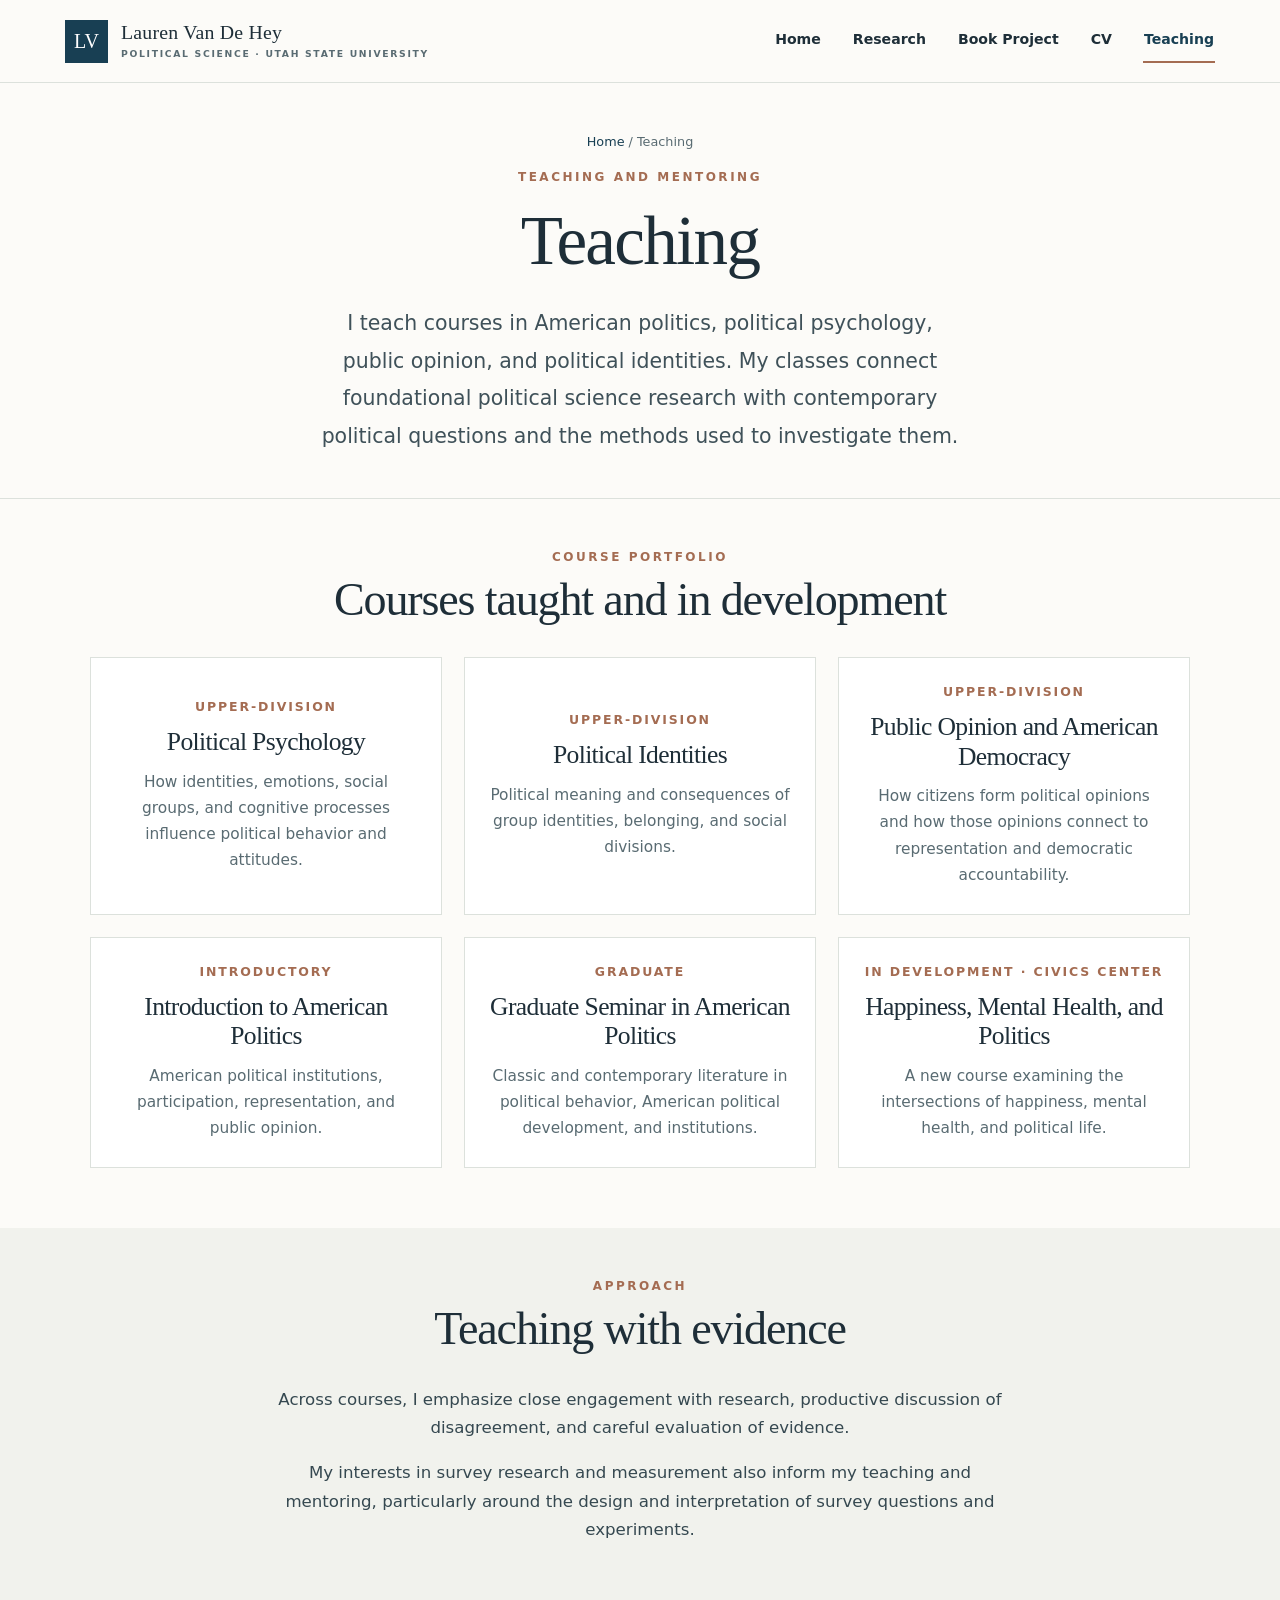
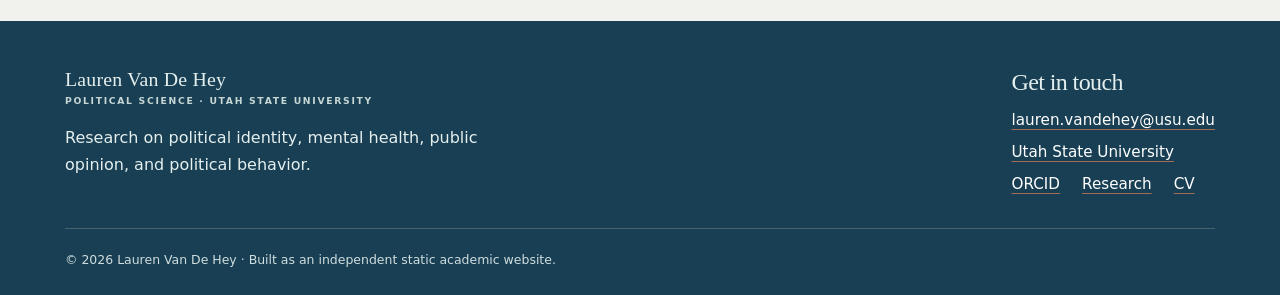
<file: teaching.html>
<!doctype html>
<html lang="en"><head>
<meta charset="utf-8"><meta name="viewport" content="width=device-width,initial-scale=1">
<title>Teaching | Lauren Van De Hey</title>
<meta name="description" content="Courses and teaching interests of Lauren Van De Hey at Utah State University, including Political Psychology, Political Identities, American Politics, and a new course on Happiness, Mental Health, and Politics.">
<meta name="robots" content="index,follow,max-image-preview:large">
<link rel="canonical" href="https://laurenvandehey.com/teaching.html">
<meta property="og:type" content="website"><meta property="og:title" content="Teaching | Lauren Van De Hey"><meta property="og:description" content="Courses and teaching interests of Lauren Van De Hey at Utah State University, including Political Psychology, Political Identities, American Politics, and a new course on Happiness, Mental Health, and Politics."><meta property="og:url" content="https://laurenvandehey.com/teaching.html">
<meta property="og:image" content="https://laurenvandehey.com/assets/lauren-vandehey-portrait.jpg">
<meta property="og:image:alt" content="Portrait of Lauren Van De Hey">
<meta name="twitter:card" content="summary_large_image">
<meta name="theme-color" content="#183f53">
<link rel="icon" href="assets/favicon.svg" type="image/svg+xml">
<link rel="stylesheet" href="assets/styles.css">
<script type="application/ld+json">{"@context":"https://schema.org","@type":"Person","name":"Lauren Van De Hey","jobTitle":"Assistant Professor of Political Science","affiliation":{"@type":"Organization","name":"Utah State University","url":"https://www.usu.edu/"},"url":"https://laurenvandehey.com/","image":"https://laurenvandehey.com/assets/lauren-vandehey-portrait.jpg","sameAs":["https://orcid.org/0009-0009-2300-9853"]}</script>
<script defer src="assets/site.js"></script></head><body>
<a class="skip" href="#main">Skip to main content</a>
<header class="site-header"><div class="container head-inner">
<a class="brand" href="index.html" aria-label="Lauren Van De Hey homepage"><span class="monogram">LV</span><span class="wordmark">Lauren Van De Hey<small>Political science · Utah State University</small></span></a>
<button class="menu-toggle" aria-expanded="false" aria-controls="main-nav">Menu ☰</button><nav class="nav" id="main-nav" aria-label="Main navigation"><a href="index.html">Home</a>
<a href="research.html">Research</a>
<a href="book.html">Book Project</a>
<a href="cv.html">CV</a>
<a href="teaching.html" aria-current="page">Teaching</a></nav>
</div></header><main id="main" class="teaching-main"><section class="intro centered-intro"><div class="container"><div class="breadcrumbs"><a href="index.html">Home</a> / Teaching</div><div class="eyebrow">Teaching and mentoring</div><h1>Teaching</h1><p class="lead">I teach courses in American politics, political psychology, public opinion, and political identities. My classes connect foundational political science research with contemporary political questions and the methods used to investigate them.</p></div></section>
<section class="section"><div class="container"><div class="section-heading"><div class="eyebrow">Course portfolio</div><h2>Courses taught and in development</h2></div><div class="columns teaching-courses">
<article class="tile"><span class="number">UPPER-DIVISION</span><h3>Political Psychology</h3><p>How identities, emotions, social groups, and cognitive processes influence political behavior and attitudes.</p></article>
<article class="tile"><span class="number">UPPER-DIVISION</span><h3>Political Identities</h3><p>Political meaning and consequences of group identities, belonging, and social divisions.</p></article>
<article class="tile"><span class="number">UPPER-DIVISION</span><h3>Public Opinion and American Democracy</h3><p>How citizens form political opinions and how those opinions connect to representation and democratic accountability.</p></article>
<article class="tile"><span class="number">INTRODUCTORY</span><h3>Introduction to American Politics</h3><p>American political institutions, participation, representation, and public opinion.</p></article>
<article class="tile"><span class="number">GRADUATE</span><h3>Graduate Seminar in American Politics</h3><p>Classic and contemporary literature in political behavior, American political development, and institutions.</p></article>
<article class="tile"><span class="number">IN DEVELOPMENT · CIVICS CENTER</span><h3>Happiness, Mental Health, and Politics</h3><p>A new course examining the intersections of happiness, mental health, and political life.</p></article>
</div></div></section><section class="section tint"><div class="container"><div class="section-heading"><div class="eyebrow">Approach</div><h2>Teaching with evidence</h2></div><div class="teaching-approach"><p>Across courses, I emphasize close engagement with research, productive discussion of disagreement, and careful evaluation of evidence.</p><p>My interests in survey research and measurement also inform my teaching and mentoring, particularly around the design and interpretation of survey questions and experiments.</p></div></div></section></main>
<footer class="foot"><div class="container"><div class="foot-grid"><div><div class="wordmark">Lauren Van De Hey<small>Political science · Utah State University</small></div><p style="max-width:440px;margin-top:18px">Research on political identity, mental health, public opinion, and political behavior.</p></div><div class="contact"><h3>Get in touch</h3><p><a href="mailto:lauren.vandehey@usu.edu">lauren.vandehey@usu.edu</a></p><p><a href="https://www.usu.edu/" target="_blank" rel="noopener noreferrer">Utah State University</a></p><div class="foot-links"><a href="https://orcid.org/0009-0009-2300-9853">ORCID</a><a href="research.html">Research</a><a href="cv.html">CV</a></div></div></div><div class="foot-bottom">© 2026 Lauren Van De Hey · Built as an independent static academic website.</div></div></footer>
</body></html>
</file>
<file: assets/styles.css>
/* Accessible static academic site — no fonts, packages, trackers or build process required. */
:root{--ink:#1e2e38;--blue:#183f53;--accent:#a46c52;--muted:#596b72;--paper:#fcfbf8;--cream:#f1f2ed;--edge:#dce1dc;--white:#fff;--width:1150px}
*{box-sizing:border-box}html{scroll-behavior:smooth}body{margin:0;color:var(--ink);background:var(--paper);font-family:system-ui,-apple-system,BlinkMacSystemFont,'Segoe UI',sans-serif;line-height:1.7;-webkit-font-smoothing:antialiased}
a{color:var(--blue);text-decoration-color:var(--accent);text-underline-offset:4px}a:hover{text-decoration-thickness:2px}
a:focus-visible,button:focus-visible{outline:3px solid var(--accent);outline-offset:4px}img{max-width:100%;display:block}button{font:inherit}h1,h2,h3,.wordmark,.quote{font-family:Georgia,'Times New Roman',serif;font-weight:400;line-height:1.15}h1,h2,h3{letter-spacing:-.025em}h1{font-size:clamp(3rem,6vw,5.75rem);margin:.2em 0 .35em}h2{font-size:clamp(2rem,3.6vw,3.25rem);margin:.15em 0 .55em}h3{font-size:clamp(1.35rem,2vw,1.8rem);margin:.3em 0 .55em}p{margin:0 0 1em}section{scroll-margin-top:110px}
.container{width:min(var(--width),calc(100% - 48px));margin-inline:auto}.skip{position:absolute;left:10px;top:-100px;z-index:500;background:var(--white);padding:10px}.skip:focus{top:10px}.site-header{position:sticky;top:0;background:rgba(252,251,248,.96);border-bottom:1px solid var(--edge);z-index:100;backdrop-filter:blur(16px)}.head-inner{min-height:82px;display:flex;align-items:center;justify-content:space-between;gap:22px}.brand{display:flex;align-items:center;gap:13px;text-decoration:none;color:var(--ink)}.monogram{width:43px;height:43px;display:grid;place-items:center;background:var(--blue);color:white;font-family:Georgia,serif;font-size:20px}.wordmark{font-size:1.24rem;line-height:1.1;letter-spacing:.01em}.wordmark small{display:block;font-family:system-ui,sans-serif;font-size:.58rem;letter-spacing:.18em;text-transform:uppercase;font-weight:650;color:var(--muted);margin-top:5px}.nav{display:flex;gap:clamp(12px,2.6vw,30px);align-items:center}.nav a{font-size:.88rem;font-weight:600;text-decoration:none;color:var(--ink);white-space:nowrap;padding:9px 1px;border-bottom:2px solid transparent}.nav a[aria-current=page],.nav a:hover{color:var(--blue);border-color:var(--accent)}.menu-toggle{display:none;border:1px solid var(--edge);padding:9px 12px;border-radius:5px;background:var(--paper);color:var(--ink)}
.eyebrow{font-size:.75rem;letter-spacing:.21em;font-weight:750;color:var(--accent);text-transform:uppercase}.lead{font-size:clamp(1.06rem,1.7vw,1.28rem);line-height:1.85;color:#3f5159;max-width:660px}.actions{display:flex;gap:11px;flex-wrap:wrap;margin-top:26px}.button{display:inline-flex;align-items:center;justify-content:center;gap:9px;padding:13px 21px;border-radius:2px;border:1px solid var(--blue);color:white;background:var(--blue);font-weight:650;font-size:.89rem;text-decoration:none;cursor:pointer}.button.outline{color:var(--blue);background:transparent}.button:hover{filter:brightness(1.12)}.hero{padding:clamp(46px,7vw,104px) 0 92px}.hero-grid{display:grid;grid-template-columns:minmax(0,1.15fr) minmax(280px,.85fr);align-items:center;gap:clamp(35px,6vw,85px)}.hero h1{max-width:640px}.hero .tagline{margin:0 0 24px;color:var(--blue);font-family:Georgia,serif;font-style:italic;font-size:clamp(1.2rem,2.1vw,1.55rem)}.portrait-shell{background:#dfe6e5;position:relative;border:12px solid #e9eeeb;box-shadow:18px 19px 0 #d4dfda;margin-right:18px;min-height:480px}.portrait-shell img{width:100%;height:100%;min-height:455px;object-fit:cover;object-position:center 18%}.portrait-label{position:absolute;bottom:0;left:0;right:0;padding:11px;background:rgba(24,63,83,.91);color:white;font-size:.72rem;letter-spacing:.025em;text-align:center}.hero-meta{display:flex;flex-wrap:wrap;gap:18px;margin-top:28px;font-size:.83rem;color:var(--muted)}.hero-meta span:before{content:'•';color:var(--accent);margin-right:9px}
.section{padding:76px 0}.section.tint{background:var(--cream)}.section-heading{max-width:770px;margin-bottom:35px}.section-heading p{color:var(--muted)}.intro{padding:76px 0 52px;border-bottom:1px solid var(--edge)}.intro h1{font-size:clamp(2.9rem,5.4vw,5rem)}.intro .lead{max-width:840px}.columns{display:grid;grid-template-columns:1fr 1fr;gap:32px}.cols3{grid-template-columns:repeat(3,1fr)}.tile{border:1px solid var(--edge);background:var(--white);padding:28px 29px;min-width:0}.tile .number{font:600 .78rem system-ui,sans-serif;color:var(--accent);letter-spacing:.15em}.tile p{color:var(--muted);font-size:.96rem}.more{font-size:.85rem;font-weight:750;text-decoration:none}.publication{border-bottom:1px solid var(--edge);padding:23px 0 30px;display:grid;grid-template-columns:115px minmax(0,1fr);gap:28px}.publication:first-child{border-top:1px solid var(--edge)}.pub-year{color:var(--accent);font-family:Georgia,serif;font-size:1.7rem}.pub-title{font:400 clamp(1.4rem,2.8vw,2rem)/1.3 Georgia,serif;color:var(--blue);margin-bottom:10px}.pub-authors{font-size:.93rem;color:var(--muted)}.pub-meta{font-size:.91rem;margin-top:11px}.pub-meta a{font-weight:650}.list-clean{list-style:none;margin:0;padding:0}.work{border-left:3px solid var(--accent);padding:7px 0 8px 23px;margin:0 0 27px}.work h3{font-size:1.42rem;margin:0 0 6px}.work p{max-width:780px;color:var(--muted);margin:0}.chapter{display:grid;grid-template-columns:95px minmax(0,1fr);gap:22px;border-top:1px solid var(--edge);padding:31px 0}.chapter .num{font:400 2.1rem Georgia,serif;color:var(--accent)}.chapter p{color:var(--muted);max-width:830px}.note{border-left:3px solid var(--accent);background:#fff;padding:20px 25px;margin:28px 0}.quote{font-size:clamp(1.5rem,2.6vw,2.15rem);color:var(--blue);border-left:3px solid var(--accent);padding-left:24px;max-width:850px;margin:24px 0 8px}.cv-section{margin:0 0 45px}.cv-section h2{font-size:1.85rem;border-bottom:1px solid var(--edge);padding-bottom:15px}.cv-row{display:grid;grid-template-columns:115px 1fr;gap:20px;padding:13px 0}.cv-date{font-weight:700;color:var(--muted);font-size:.91rem}.cv-row strong{font-size:1.01rem}.muted{color:var(--muted)}.quiet-list{padding-left:1.25rem;color:var(--muted)}.quiet-list li{padding-bottom:9px}.foot{background:var(--blue);color:#e5efee;padding:48px 0 25px;margin-top:0}.foot-grid{display:flex;justify-content:space-between;gap:30px;align-items:start}.foot a{color:white}.foot .wordmark small{color:#c7d7d5}.foot-bottom{border-top:1px solid #466370;padding-top:20px;margin-top:30px;font-size:.78rem;color:#d0ddde}.foot-links{display:flex;gap:22px;flex-wrap:wrap}.contact{font-size:.95rem}.contact h3{margin:0 0 12px;font-size:1.5rem}.contact p{margin-bottom:6px}.breadcrumbs{font-size:.8rem;color:var(--muted);margin-bottom:8px}.breadcrumbs a{text-decoration:none} .chips{display:flex;flex-wrap:wrap;gap:9px}.chip{padding:5px 12px;border:1px solid #bfcac8;border-radius:50px;font-size:.8rem;color:var(--blue)}
@media(max-width:790px){.head-inner{min-height:72px}.menu-toggle{display:block}.nav{display:none;position:absolute;top:72px;left:0;right:0;background:var(--paper);padding:14px 24px 20px;border-bottom:1px solid var(--edge);box-shadow:0 10px 24px #172e3216;flex-direction:column;align-items:stretch;gap:0}.nav.open{display:flex}.nav a{padding:12px 3px}.hero-grid{grid-template-columns:1fr;gap:38px}.portrait-shell{max-width:470px;margin:0 auto 15px;width:calc(100% - 20px)}.portrait-shell,.portrait-shell img{min-height:300px}.columns,.cols3{grid-template-columns:1fr}.foot-grid{flex-direction:column}.section{padding:56px 0}.hero{padding:49px 0 66px}}
@media(max-width:520px){.container{width:calc(100% - 34px)}.wordmark{font-size:1.05rem}.wordmark small{font-size:.51rem}.monogram{width:36px;height:36px}.hero h1{font-size:3.1rem}.portrait-shell{border-width:7px}.portrait-shell img{min-height:370px}.publication,.chapter,.cv-row{grid-template-columns:1fr;gap:4px}.pub-year{font-size:1.25rem}.tile{padding:22px}.foot-links{gap:14px}}
@media print{.site-header,.menu-toggle,.actions,.foot,.portrait-label{display:none!important}body{color:black;background:white}.container{width:100%}.intro,.section{padding:15px 0}.tile{break-inside:avoid}.cv-section{break-inside:avoid}}
@media(prefers-reduced-motion:reduce){html{scroll-behavior:auto}}


/* November 2026: narrative-first homepage and more balanced book/teaching layouts. */
.home-hero{padding:clamp(28px,4vw,52px) 0 clamp(48px,6vw,76px)}
.home-hero .hero-grid{grid-template-columns:minmax(0,1.55fr) minmax(240px,.85fr);align-items:start;gap:clamp(26px,4.5vw,62px)}
.home-bio{min-width:0;container-type:inline-size}
.home-bio .eyebrow{letter-spacing:.15em;line-height:1.5;margin-bottom:12px}
.home-hero h1{font-size:clamp(1.85rem,8.7cqi,4.3rem);white-space:nowrap;max-width:none;letter-spacing:-.035em;margin:0 0 26px;line-height:1.12}
.bio-copy{font-size:clamp(1rem,1.32vw,1.11rem);line-height:1.8;max-width:690px;color:#354850}
.bio-copy p{margin-bottom:1.05em}
.home-hero .portrait-shell{min-height:0;max-width:390px;margin:12px 16px 20px auto;align-self:center;width:calc(100% - 16px);border:9px solid #e9eeeb;box-shadow:13px 15px 0 #d4dfda}
.home-hero .portrait-shell img{min-height:0;width:100%;height:auto;aspect-ratio:auto;object-fit:contain}
.home-hero .actions{margin-top:24px}
.centered-intro{text-align:center;padding:48px 0 42px}
.centered-intro .lead{margin:18px auto 0;max-width:780px}
.centered-intro .breadcrumbs{margin-bottom:14px}
.book-intro h1{max-width:900px;margin:12px auto 24px;font-size:clamp(2.4rem,4.75vw,4.3rem)}
.book-narrative{padding:48px 0 70px}
.reading-column{max-width:800px}
.reading-column>h2,.book-section-heading{text-align:center}
.book-section-heading{margin:52px 0 26px}
.book-chapter{border-top:1px solid var(--edge);padding:32px 0 22px}
.book-chapter h3{text-align:center;margin:8px auto 22px;font-size:clamp(1.55rem,2.5vw,2rem);max-width:680px;color:var(--blue)}
.book-chapter .chapter-kicker{text-align:center;letter-spacing:.15em}
.book-narrative p{font-size:1.04rem;line-height:1.85;color:#354850;margin-bottom:1.1em}
.book-chapter .chapter-link{text-align:center;font-size:.9rem;margin-top:22px}
.teaching-main{text-align:center}
.teaching-main .section{padding:48px 0 60px}
.teaching-main .section-heading{margin:0 auto 30px}
.teaching-courses{grid-template-columns:repeat(3,minmax(0,1fr));gap:22px;max-width:1100px;margin:0 auto}
.teaching-courses .tile{display:flex;flex-direction:column;align-items:center;justify-content:center;padding:26px 23px;min-height:215px}
.teaching-courses .tile h3{margin:13px 0 12px}
.teaching-courses .tile p{margin:0;max-width:34ch}
.teaching-approach{max-width:740px;margin:auto;font-size:1.04rem;color:#354850}
@media(max-width:950px){.teaching-courses{grid-template-columns:repeat(2,minmax(0,1fr))}}
@media(max-width:790px){.home-hero .hero-grid{grid-template-columns:1fr;gap:28px}.home-hero .portrait-shell{margin:0 auto 12px;width:calc(100% - 16px);max-width:340px}.home-hero h1{font-size:clamp(1.7rem,8.7cqi,3.6rem)}.home-hero{padding-top:28px}.book-narrative{padding-top:36px}}
@media(max-width:520px){.home-bio .eyebrow{font-size:.66rem;letter-spacing:.09em}.home-hero h1{font-size:clamp(1.65rem,8.7cqi,2.7rem);margin-bottom:20px}.teaching-courses{grid-template-columns:1fr;gap:15px}.teaching-courses .tile{min-height:0;padding:23px 17px}.book-chapter{padding:25px 0 16px}.book-section-heading{margin-top:38px}.centered-intro{padding-top:35px}}

.book-intro h1,.centered-intro .lead,.book-chapter h3{text-wrap:balance}

/* Centered research layout, with readable single-column publication and project entries. */
.research-main{text-align:center}
.research-main .chips,.research-main .actions{justify-content:center}
.research-main .section{padding:50px 0 60px}
.research-main .section>.container{max-width:840px}
.research-main .section-heading{margin:0 auto 28px}
.research-main .publication{display:block;border-top:1px solid var(--edge);border-bottom:0;padding:28px 0 30px}
.research-main .publication:last-child{border-bottom:1px solid var(--edge)}
.research-main .publication .pub-year{font-size:1rem;letter-spacing:.12em;margin:0 0 10px}
.research-main .pub-title{font-size:clamp(1.45rem,2.55vw,1.9rem);max-width:780px;margin:0 auto 12px;text-wrap:balance}
.research-main .publication article>p{max-width:730px;margin-inline:auto}
.research-main .work{border-left:0;border-top:1px solid var(--edge);padding:29px 0;margin:0}
.research-main .work h3{font-size:clamp(1.38rem,2.35vw,1.78rem);color:var(--blue);max-width:740px;margin:0 auto 12px;text-wrap:balance}
.research-main .work p{max-width:720px;margin:auto;line-height:1.8}
.research-main .work+.actions{border-top:1px solid var(--edge);padding-top:23px;margin-top:0}
@media(max-width:520px){.research-main .section{padding:36px 0 44px}.research-main .publication,.research-main .work{padding:24px 0}.research-main .pub-meta{overflow-wrap:anywhere}}
</file>
